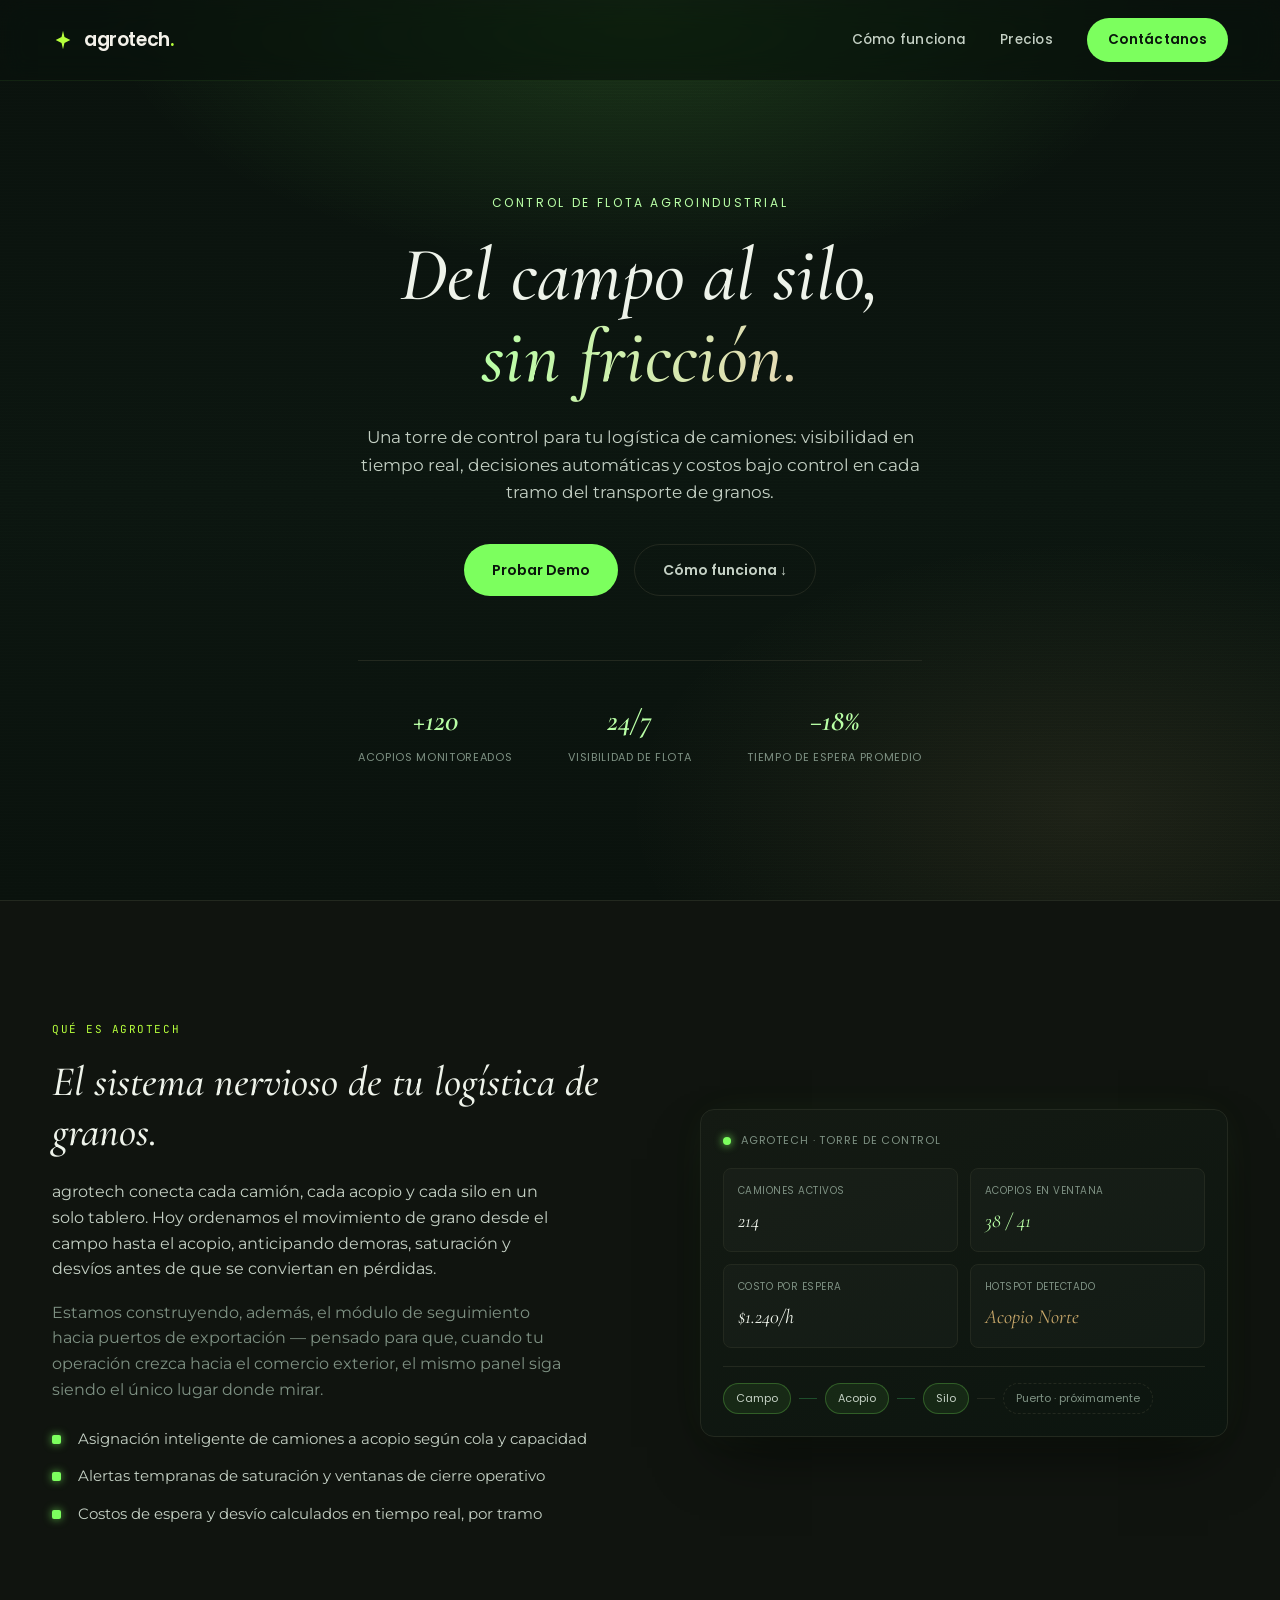
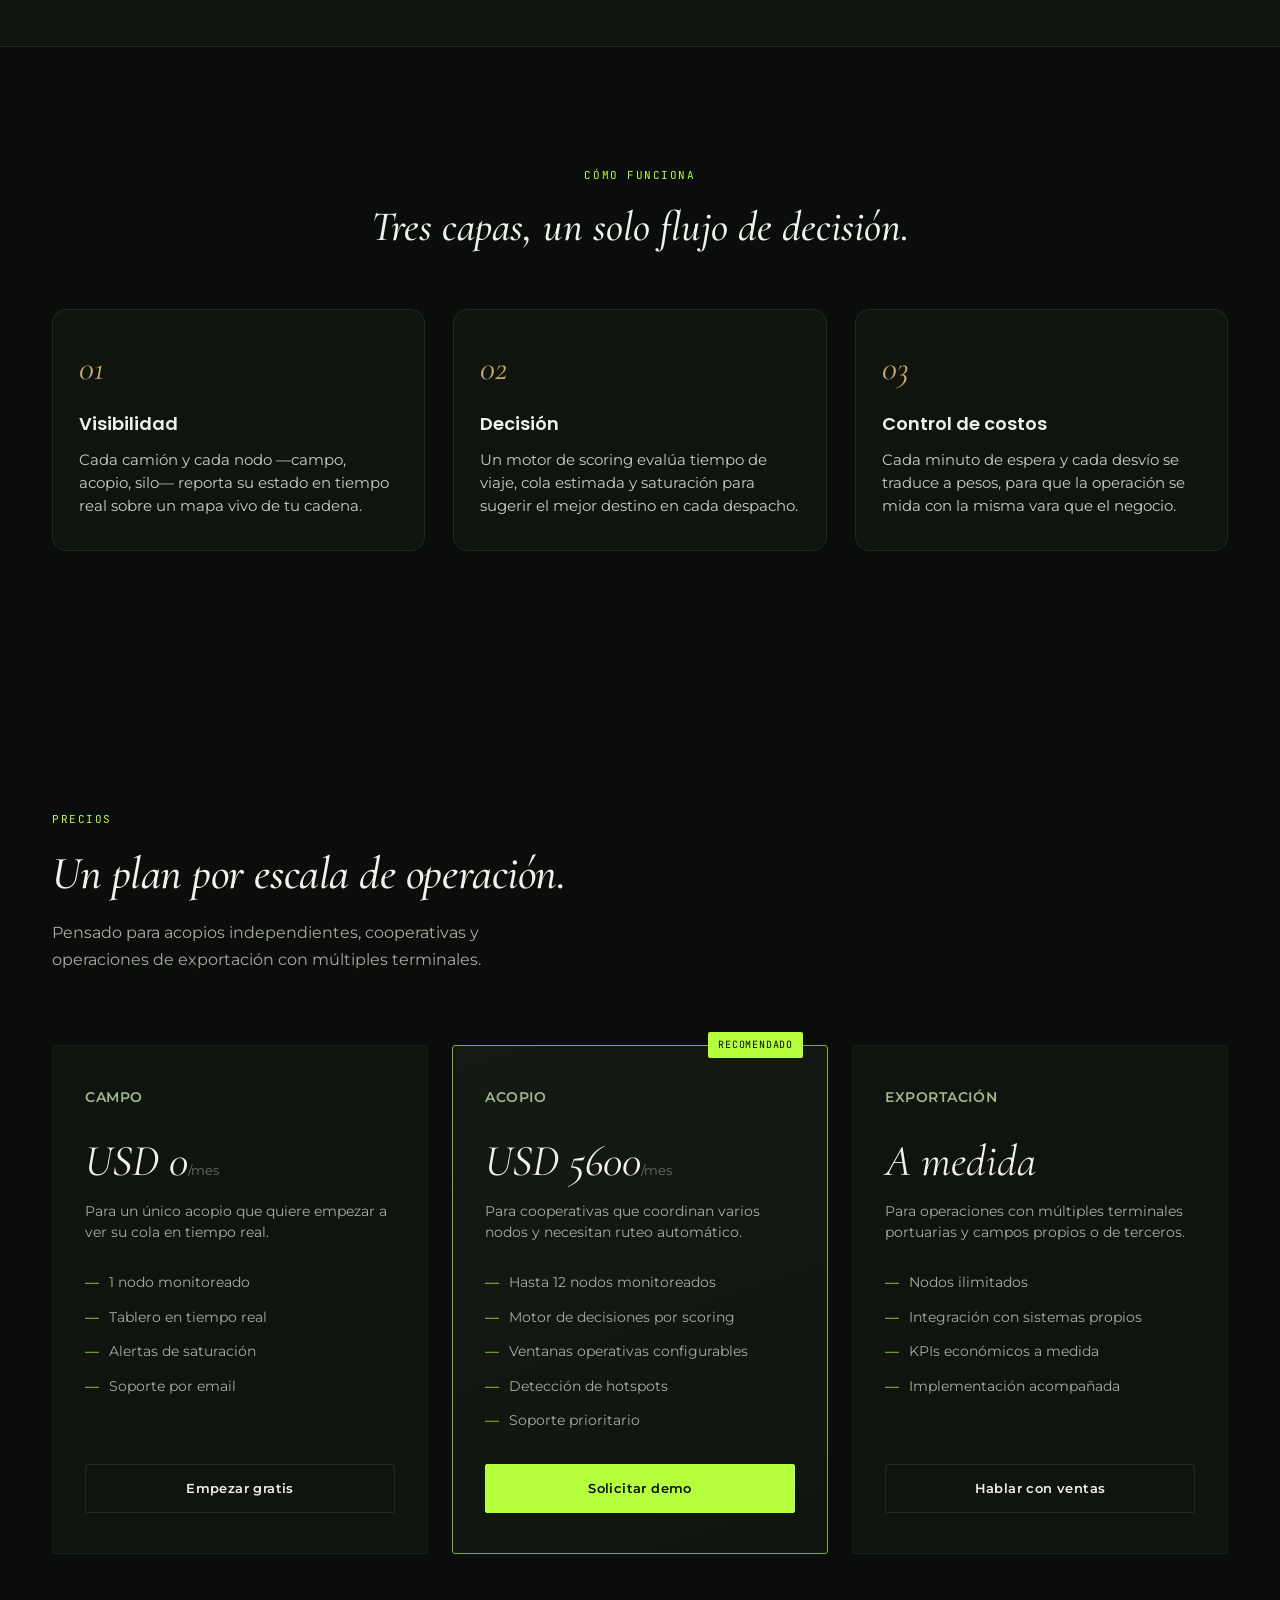
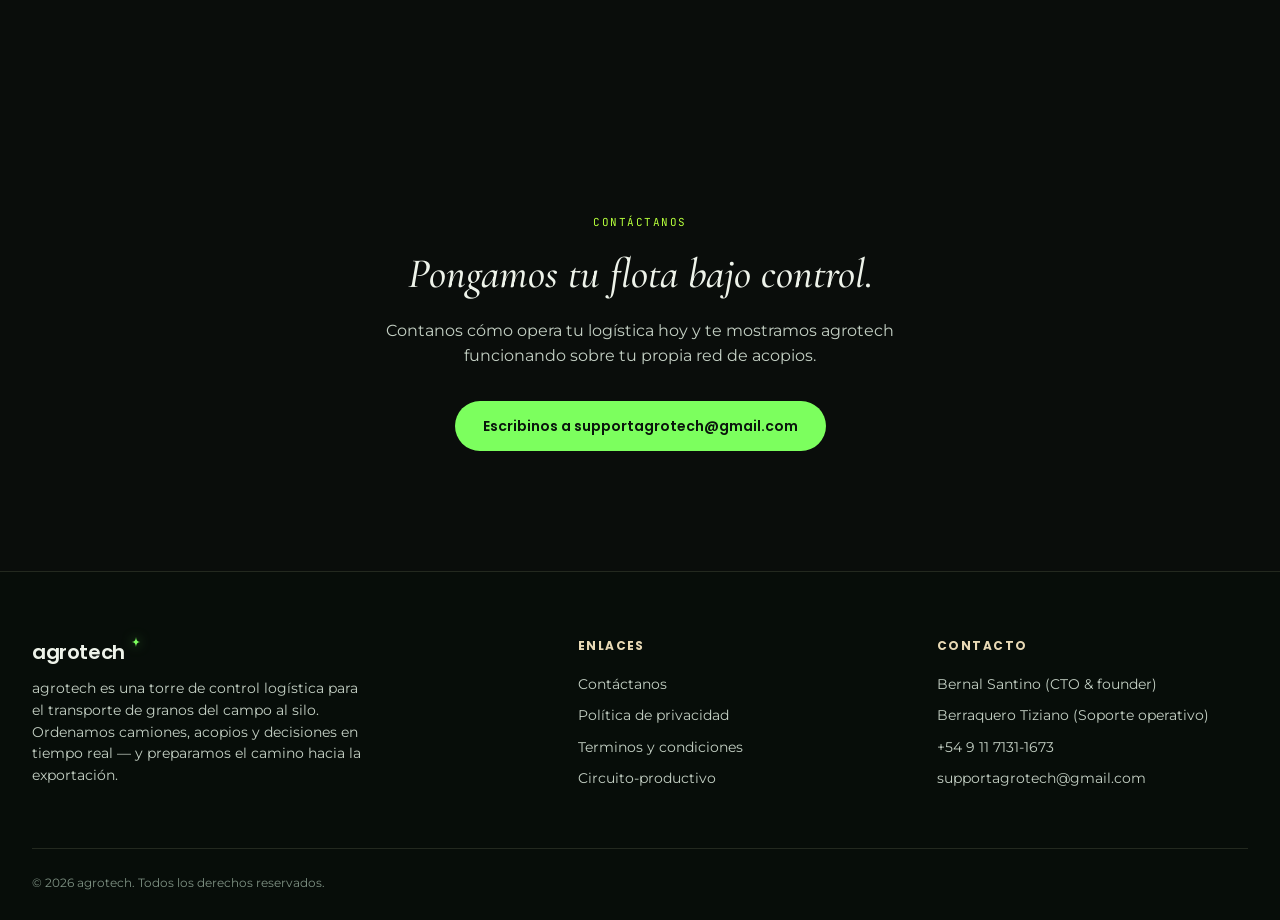
<file: index.html>
<!DOCTYPE html>
<html lang="es">
<head>
<meta charset="UTF-8">
<meta name="viewport" content="width=device-width, initial-scale=1.0">
<title>Agrotech main page</title>
<link rel= "shorcut icon" href = ""
<link rel="preconnect" href="https://fonts.googleapis.com">
<link rel="preconnect" href="https://fonts.gstatic.com" crossorigin>
<link href="https://fonts.googleapis.com/css2?family=Cormorant+Garamond:ital,wght@0,400;0,500;1,400;1,500;1,600&family=Montserrat:wght@300;400;500;600;700&family=Poppins:wght@400;500;600;700&family=JetBrains+Mono:wght@400;500&display=swap" rel="stylesheet">
<link rel="stylesheet" href="styles.css">
</head>
<body class="page-home">

<!-- ============ NAV ============ -->
<header class="nav" id="nav">
  <div class="nav-inner">
    <a href="#" class="brand">
      <span class="brand-mark">
        <svg width="22" height="22" viewBox="0 0 24 24" fill="none">
          <path d="M12 2L13.6 8.6L20 12L13.6 15.4L12 22L10.4 15.4L4 12L10.4 8.6L12 2Z" fill="#b6ff3c"/>
        </svg>
      </span>
      <span class="brand-word">agrotech<span class="spark">.</span></span>
    </a>
    <nav class="nav-links">
      <a href="#como-funciona">Cómo funciona</a>
      <a href="#precios">Precios</a>
      <a href="#contacto" class="nav-cta">Contáctanos</a>
    </nav>
  </div>
</header>

<!-- ============ HERO ============ -->
<section class="hero" id="top">
  <div class="hero-bg"></div>
  <div class="hero-grain"></div>
  <div class="hero-content">
    <p class="hero-eyebrow">Control de flota agroindustrial</p>
    <h1 class="hero-title">Del campo al silo,<br><em>sin fricción.</em></h1>
    <p class="hero-sub">Una torre de control para tu logística de camiones: visibilidad en tiempo real, decisiones automáticas y costos bajo control en cada tramo del transporte de granos.</p>
    <div class="hero-actions">
      <a href="Agrotech Software/index.html" class="btn btn-primary">Probar Demo</a>
      <a href="#como-funciona" class="btn btn-ghost">Cómo funciona ↓</a>
    </div>
    <div class="hero-stats">
      <div class="stat"><span class="stat-num">+120</span><span class="stat-label">acopios monitoreados</span></div>
      <div class="stat"><span class="stat-num">24/7</span><span class="stat-label">visibilidad de flota</span></div>
      <div class="stat"><span class="stat-num">−18%</span><span class="stat-label">tiempo de espera promedio</span></div>
    </div>
  </div>
</section>

<!-- ============ QUÉ ES AGROTECH ============ -->
<section class="section about" id="about">
  <div class="section-inner about-grid">
    <div class="about-copy">
      <p class="section-tag">Qué es agrotech</p>
      <h2 class="section-title">El sistema nervioso de tu logística de granos.</h2>
      <p class="section-text">agrotech conecta cada camión, cada acopio y cada silo en un solo tablero. Hoy ordenamos el movimiento de grano desde el campo hasta el acopio, anticipando demoras, saturación y desvíos antes de que se conviertan en pérdidas.</p>
      <p class="section-text muted">Estamos construyendo, además, el módulo de seguimiento hacia puertos de exportación — pensado para que, cuando tu operación crezca hacia el comercio exterior, el mismo panel siga siendo el único lugar donde mirar.</p>
      <ul class="check-list">
        <li>Asignación inteligente de camiones a acopio según cola y capacidad</li>
        <li>Alertas tempranas de saturación y ventanas de cierre operativo</li>
        <li>Costos de espera y desvío calculados en tiempo real, por tramo</li>
      </ul>
    </div>
    <div class="about-visual">
      <div class="panel-mock">
        <div class="panel-mock-top">
          <span class="dot"></span>
          <span class="panel-mock-title">agrotech · torre de control</span>
        </div>
        <div class="panel-mock-grid">
          <div class="mock-card"><span class="mock-label">Camiones activos</span><span class="mock-value">214</span></div>
          <div class="mock-card"><span class="mock-label">Acopios en ventana</span><span class="mock-value ok">38 / 41</span></div>
          <div class="mock-card"><span class="mock-label">Costo por espera</span><span class="mock-value">$1.240/h</span></div>
          <div class="mock-card"><span class="mock-label">Hotspot detectado</span><span class="mock-value warn">Acopio Norte</span></div>
        </div>
        <div class="mock-route">
          <span class="r-node">Campo</span>
          <span class="r-line"></span>
          <span class="r-node">Acopio</span>
          <span class="r-line"></span>
          <span class="r-node">Silo</span>
          <span class="r-line dim"></span>
          <span class="r-node dim">Puerto · próximamente</span>
        </div>
      </div>
    </div>
  </div>
</section>

<!-- ============ CÓMO FUNCIONA ============ -->
<section class="section how" id="como-funciona">
  <div class="section-inner">
    <p class="section-tag center">Cómo funciona</p>
    <h2 class="section-title center">Tres capas, un solo flujo de decisión.</h2>
    <div class="how-grid">
      <div class="how-card">
        <span class="how-index">01</span>
        <h3>Visibilidad</h3>
        <p>Cada camión y cada nodo —campo, acopio, silo— reporta su estado en tiempo real sobre un mapa vivo de tu cadena.</p>
      </div>
      <div class="how-card">
        <span class="how-index">02</span>
        <h3>Decisión</h3>
        <p>Un motor de scoring evalúa tiempo de viaje, cola estimada y saturación para sugerir el mejor destino en cada despacho.</p>
      </div>
      <div class="how-card">
        <span class="how-index">03</span>
        <h3>Control de costos</h3>
        <p>Cada minuto de espera y cada desvío se traduce a pesos, para que la operación se mida con la misma vara que el negocio.</p>
      </div>
    </div>
  </div>
</section>

<!-- ============ PRECIOS ============ -->
<section class="pricing section-pad" id="precios">
  <div class="wrap">
    <div class="section-head">
      <span class="section-tag">Precios</span>
      <h2>Un plan por escala de operación.</h2>
      <p>Pensado para acopios independientes, cooperativas y operaciones de exportación con múltiples terminales.</p>
    </div>

    <div class="pricing-grid">
      <div class="plan">
        <span class="plan-name">Campo</span>
        <div class="plan-price">USD 0<span>/mes</span></div>
        <p class="plan-desc">Para un único acopio que quiere empezar a ver su cola en tiempo real.</p>
        <ul class="plan-features">
          <li>1 nodo monitoreado</li>
          <li>Tablero en tiempo real</li>
          <li>Alertas de saturación</li>
          <li>Soporte por email</li>
        </ul>
        <a href="#contacto" class="plan-btn">Empezar gratis</a>
      </div>

      <div class="plan featured">
        <span class="plan-name">Acopio</span>
        <div class="plan-price">USD 5600<span>/mes</span></div>
        <p class="plan-desc">Para cooperativas que coordinan varios nodos y necesitan ruteo automático.</p>
        <ul class="plan-features">
          <li>Hasta 12 nodos monitoreados</li>
          <li>Motor de decisiones por scoring</li>
          <li>Ventanas operativas configurables</li>
          <li>Detección de hotspots</li>
          <li>Soporte prioritario</li>
        </ul>
        <a href="#contacto" class="plan-btn">Solicitar demo</a>
      </div>

      <div class="plan">
        <span class="plan-name">Exportación</span>
        <div class="plan-price">A medida</div>
        <p class="plan-desc">Para operaciones con múltiples terminales portuarias y campos propios o de terceros.</p>
        <ul class="plan-features">
          <li>Nodos ilimitados</li>
          <li>Integración con sistemas propios</li>
          <li>KPIs económicos a medida</li>
          <li>Implementación acompañada</li>
        </ul>
        <a href="#contacto" class="plan-btn">Hablar con ventas</a>
      </div>
    </div>
  </div>
</section>

<!-- ============ CONTACTO ============ -->
<section class="section contact" id="contacto">
  <div class="section-inner contact-inner">
    <p class="section-tag">Contáctanos</p>
    <h2 class="section-title">Pongamos tu flota bajo control.</h2>
    <p class="section-text">Contanos cómo opera tu logística hoy y te mostramos agrotech funcionando sobre tu propia red de acopios.</p>
    <a href="mailto:supportagrotech@gmail.com" class="btn btn-primary">Escribinos a supportagrotech@gmail.com</a>
  </div>
</section>

<!-- ============ FOOTER ============ -->
<footer class="footer">
  <div class="footer-inner">
    <div class="footer-col footer-about">
      <a href="#top" class="logo footer-logo">
        <span class="logo-text">agrotech</span>
        <svg class="logo-spark" viewBox="0 0 24 24" width="14" height="14" aria-hidden="true">
          <path d="M12 0 C12.6 5.2 13.8 7.6 19 8.5 C13.8 9.4 12.6 11.8 12 17 C11.4 11.8 10.2 9.4 5 8.5 C10.2 7.6 11.4 5.2 12 0 Z"/>
        </svg>
      </a>
      <p class="footer-about-text">agrotech es una torre de control logística para el transporte de granos del campo al silo. Ordenamos camiones, acopios y decisiones en tiempo real — y preparamos el camino hacia la exportación.</p>
    </div>

    <div class="footer-col">
      <h4>Enlaces</h4>
      <a href="#contacto">Contáctanos</a>
      <a href="Legales/privacidad.html">Política de privacidad</a>
      <a href="Legales/terminos-condiciones.html">Terminos y condiciones</a>
      <a href="Legales/circuito-productivo/index.html">Circuito-productivo</a>
    </div>

    <div class="footer-col">
      <h4>Contacto</h4>
      <p>Bernal Santino (CTO & founder)</p>
      <p>Berraquero Tiziano (Soporte operativo)</p>
      <p>+54 9 11 7131-1673</p>
      <p>supportagrotech@gmail.com</p>
    </div>
  </div>
  <div class="footer-bottom">
    <span>© 2026 agrotech. Todos los derechos reservados.</span>
  </div>
</footer>

</body>
</html>
</file>
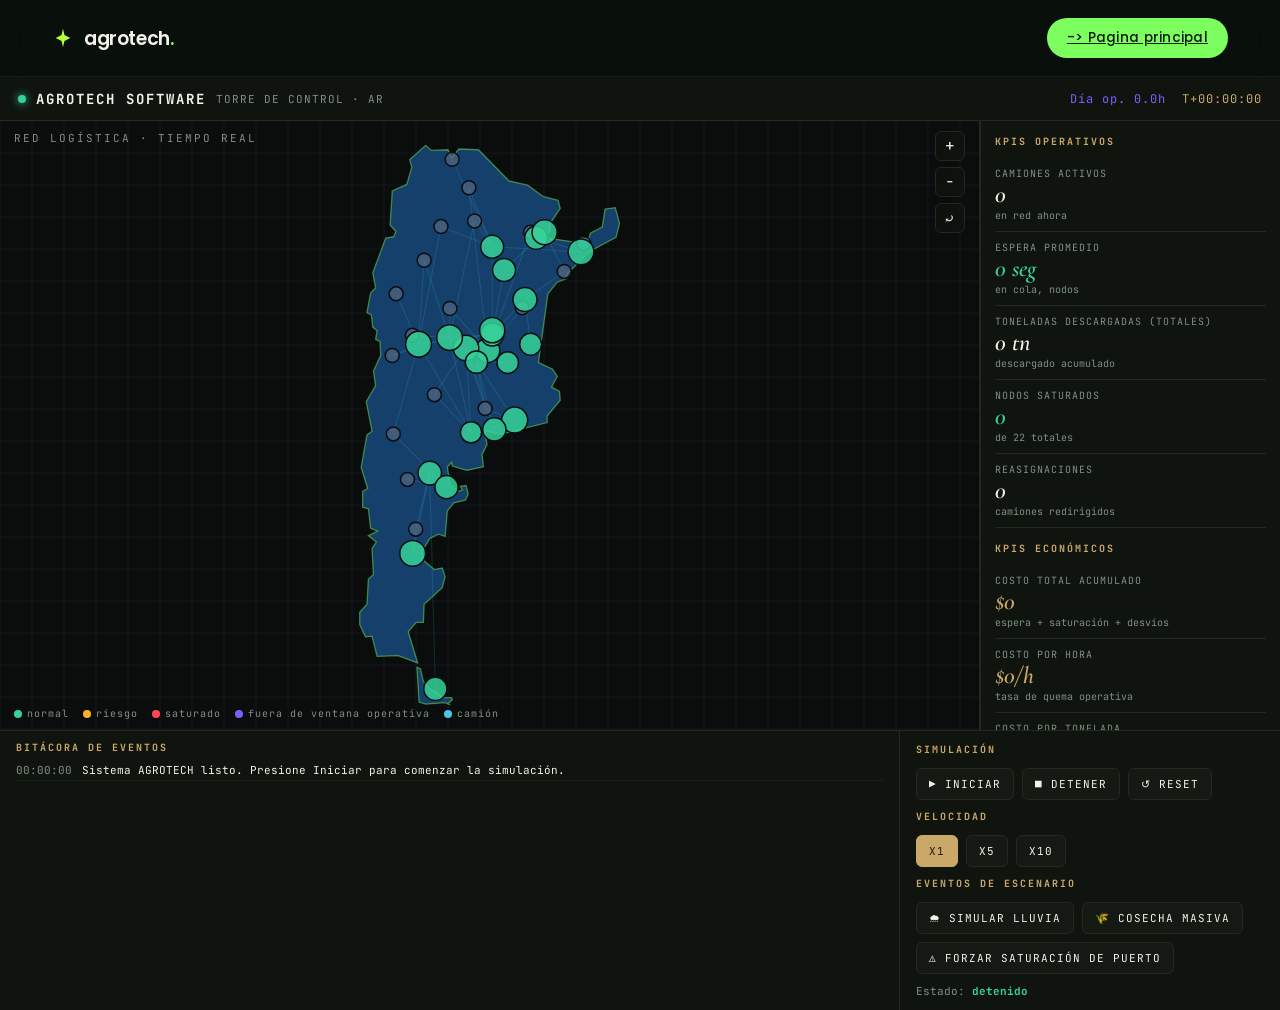
<file: Agrotech Software/index.html>
<!DOCTYPE html>
<html lang="es">
<head>
<meta charset="UTF-8">
<title>AGROTECH</title>
<link rel="preconnect" href="https://fonts.googleapis.com">
<link rel="preconnect" href="https://fonts.gstatic.com" crossorigin>
<link href="https://fonts.googleapis.com/css2?family=Cormorant+Garamond:ital,wght@0,400;0,500;1,400;1,500;1,600&family=Montserrat:wght@300;400;500;600;700&family=Poppins:wght@400;500;600;700&family=JetBrains+Mono:wght@400;500&display=swap" rel="stylesheet">
<link rel="stylesheet" href="src/styles.css">
</head>
<body>

<!-- ============ NAV (idéntico a Landing Page) ============ -->
<header class="nav" id="nav">
  <div class="nav-inner">
    <div class="brand">
      <span class="brand-mark">
        <svg width="22" height="22" viewBox="0 0 24 24" fill="none">
          <path d="M12 2L13.6 8.6L20 12L13.6 15.4L12 22L10.4 15.4L4 12L10.4 8.6L12 2Z" fill="#b6ff3c"/>
        </svg>
      </span>
      <span class="brand-word">agrotech<span class="spark">.</span></span>
    </div>
    <nav class="nav-links">
      <a href="https://wberni.github.io/Agrotech-Landing-page/" class="nav-cta">-> Pagina principal</a>
    </nav>
  </div>
</header>

<div id="app">

  <div id="topbar">
    <div id="brand">
      <span class="dot"></span>
      <b>AGROTECH SOFTWARE</b>
      <span>TORRE DE CONTROL · AR</span>
    </div>
    <div id="clocks">
      <div id="opClock">Día op. 0.0h</div>
      <div id="clock">T+00:00:00</div>
    </div>
  </div>

  <div id="mapWrap">
    <canvas id="mapCanvas"></canvas>
    <div id="mapLabel">Red logística · tiempo real</div>
    <div id="nodeTooltip" class="node-tooltip hidden"></div>
    <div id="zoomControls">
      <button id="zoomIn" title="Acercar">+</button>
      <button id="zoomOut" title="Alejar">−</button>
      <button id="zoomReset" title="Restablecer vista">⤾</button>
    </div>
    <div id="legend">
      <span><i class="sw" style="background:#36d399"></i>normal</span>
      <span><i class="sw" style="background:#ffb020"></i>riesgo</span>
      <span><i class="sw" style="background:#ff4757"></i>saturado</span>
      <span><i class="sw" style="background:#7a5fff"></i>fuera de ventana operativa</span>
      <span><i class="sw" style="background:#46c6e8"></i>camión</span>
    </div>
  </div>

  <div id="kpiPanel">
    <h2>KPIs Operativos</h2>
    <div class="kpi"><span class="label">Camiones activos</span><span class="value" id="kpiTrucks">0</span><span class="sub">en red ahora</span></div>
    <div class="kpi"><span class="label">Espera promedio</span><span class="value" id="kpiWait">0 min</span><span class="sub">en cola, nodos</span></div>
    <div class="kpi"><span class="label">Toneladas descargadas (totales)</span><span class="value" id="kpiThroughput">0 tn</span><span class="sub">descargado acumulado</span></div>
    <div class="kpi"><span class="label">Nodos saturados</span><span class="value" id="kpiSat">0</span><span class="sub">de <span id="kpiTotalNodes">0</span> totales</span></div>
    <div class="kpi"><span class="label">Reasignaciones</span><span class="value" id="kpiReassign">0</span><span class="sub">camiones redirigidos</span></div>

    <h2>KPIs Económicos</h2>
    <div class="kpi econ"><span class="label">Costo total acumulado</span><span class="value" id="kpiTotalCost">$0</span><span class="sub">espera + saturación + desvíos</span></div>
    <div class="kpi econ"><span class="label">Costo por hora</span><span class="value" id="kpiCostHour">$0/h</span><span class="sub">tasa de quema operativa</span></div>
    <div class="kpi econ"><span class="label">Costo por tonelada</span><span class="value" id="kpiCostTon">$0/tn</span><span class="sub">eficiencia económica de la red</span></div>
    <div class="kpi econ"><span class="label">Pérdida por congestión</span><span class="value" id="kpiCongestionRate">$0/min</span><span class="sub">tasa instantánea, por camión afectado</span></div>


    <div id="nodesTable">
      <h2>Estado de Nodos</h2>
      <div id="nodesList"></div>
    </div>
  </div>

  <div id="bottom">
    <div id="events">
      <h2>Bitácora de Eventos</h2>
      <div id="eventsList"></div>
    </div>
    <div id="controls">
      <h2>Simulación</h2>
      <div class="row">
        <button id="btnStart">▶ Iniciar</button>
        <button id="btnStop">■ Detener</button>
        <button id="btnReset">↺ Reset</button>
      </div>
      <h2>Velocidad</h2>
      <div class="row">
        <button class="speed active" data-speed="1">x1</button>
        <button class="speed" data-speed="5">x5</button>
        <button class="speed" data-speed="10">x10</button>
      </div>
      <h2>Eventos de Escenario</h2>
      <div class="row">
        <button id="btnRain" class="danger">🌧 Simular lluvia</button>
        <button id="btnHarvest" class="danger">🌾 Cosecha masiva</button>
        <button id="btnSaturate" class="danger">⚠ Forzar saturación de puerto</button>
      </div>
      <div id="status">Estado: <b id="statusText">detenido</b></div>
    </div>
  </div>

</div>

<script type="module" src="src/main.js"></script>
</body>
</html>
</file>
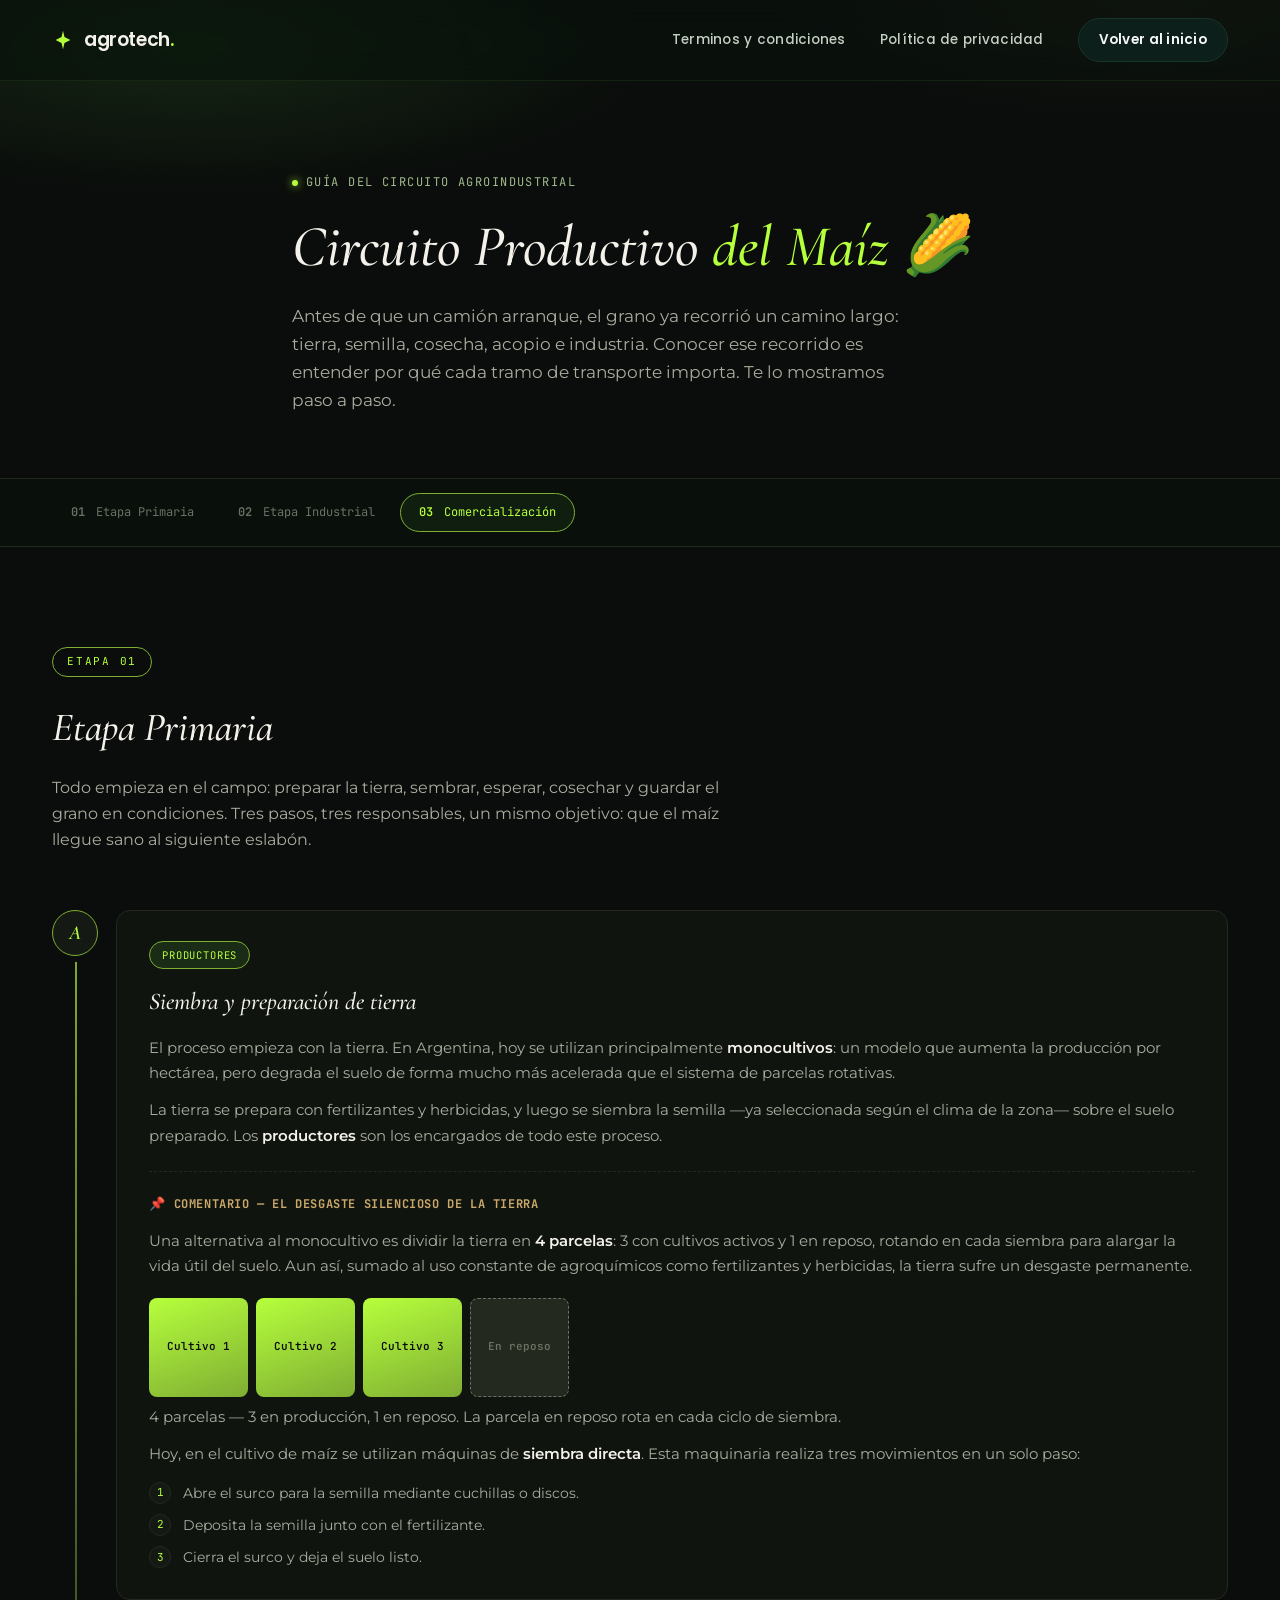
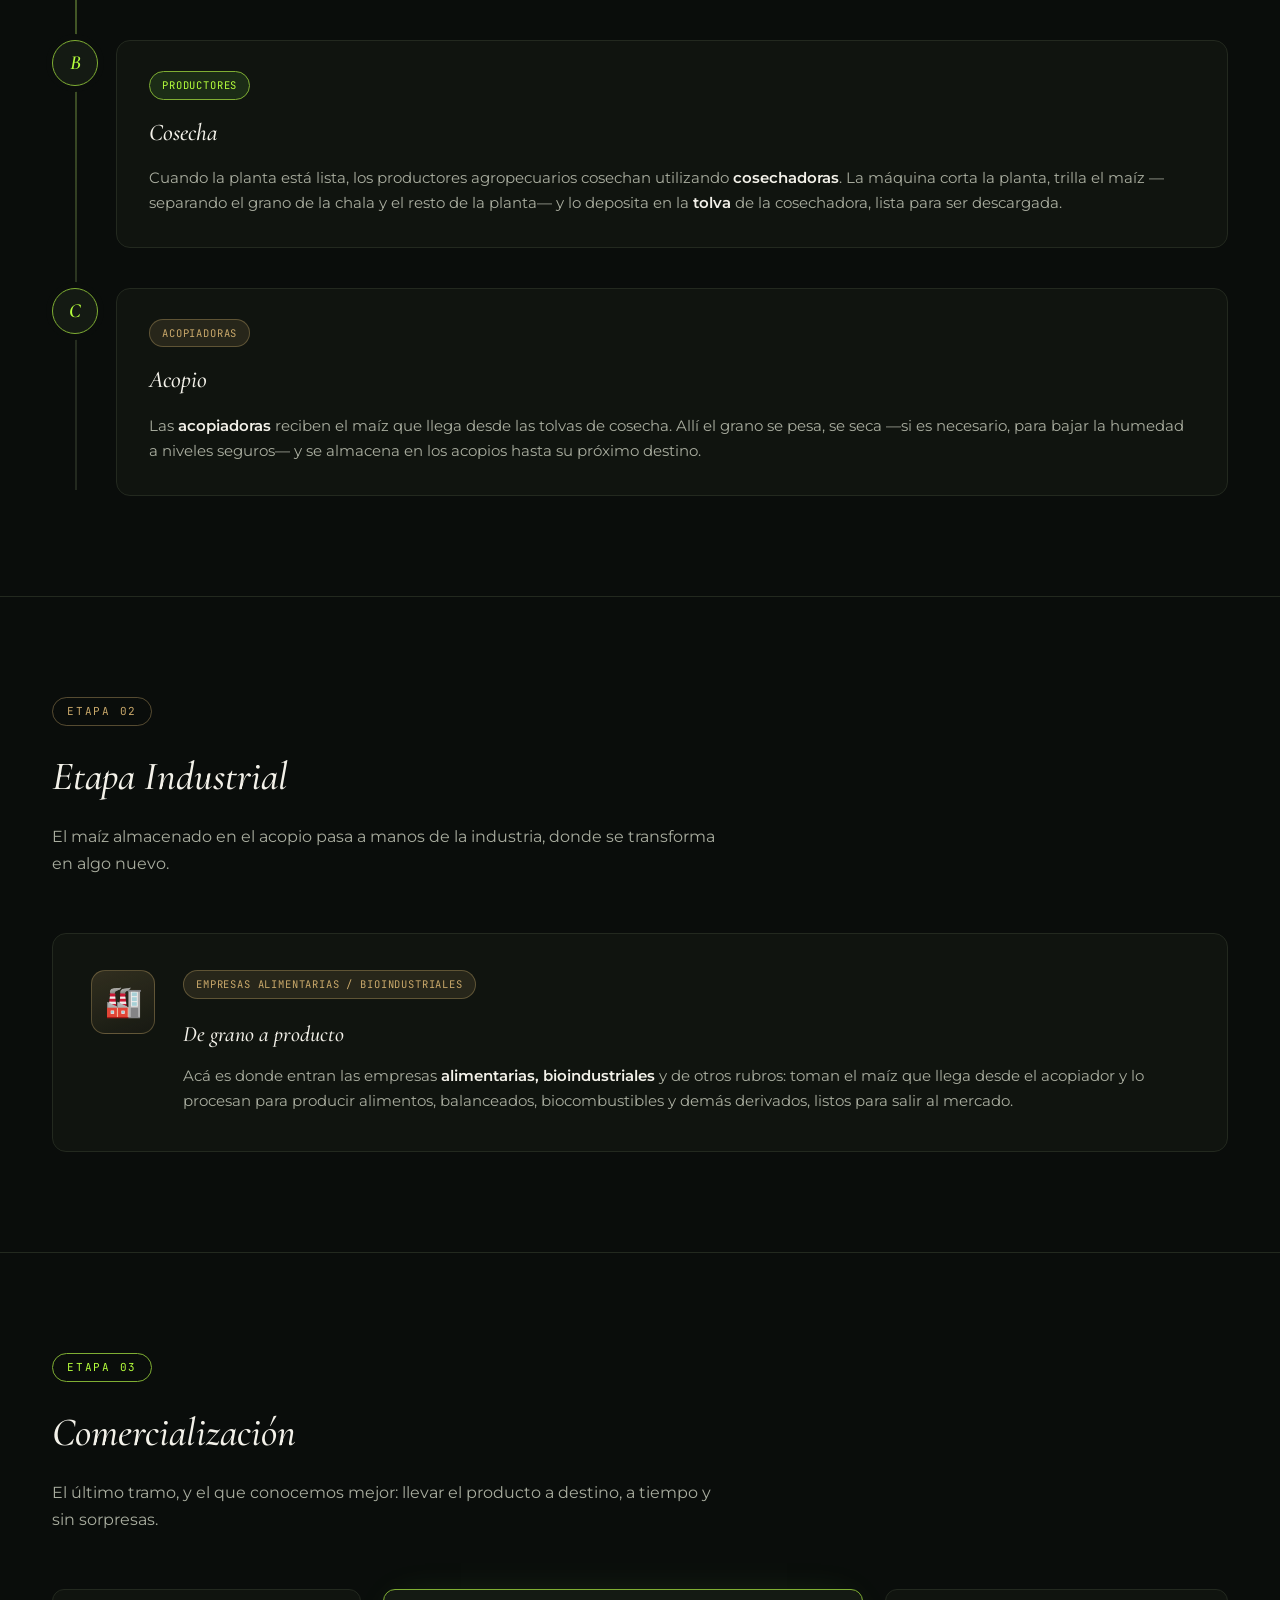
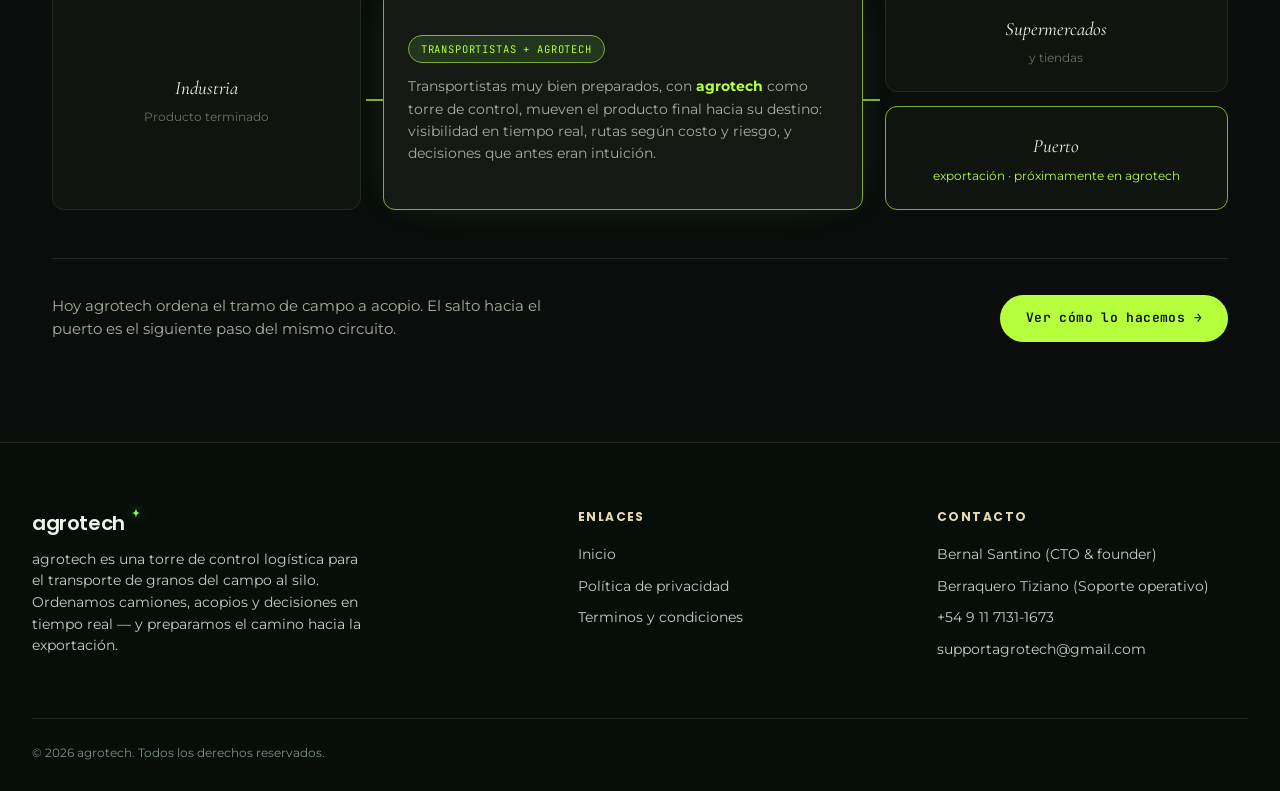
<file: Legales/circuito-productivo/index.html>
<!DOCTYPE html>
<html lang="es">
<head>
<meta charset="UTF-8">
<meta name="viewport" content="width=device-width, initial-scale=1.0">
<title>Circuito Productivo del Maíz — agrotech</title>
<meta name="description" content="Recorré el circuito productivo del maíz: desde la siembra y la tierra, hasta la cosecha, el acopio, la industria y el transporte hacia destino.">
<link rel="preconnect" href="https://fonts.googleapis.com">
<link rel="preconnect" href="https://fonts.gstatic.com" crossorigin>
<link href="https://fonts.googleapis.com/css2?family=Cormorant+Garamond:ital,wght@1,400;1,500;1,600&family=Montserrat:wght@300;400;500;600;700&family=Poppins:wght@400;500;600;700&family=JetBrains+Mono:wght@400;500&display=swap" rel="stylesheet">
<link rel="stylesheet" href="../../styles.css">
<link rel="stylesheet" href="circuito.css">
</head>
<body>

<div class="grain-field"></div>
<div class="grid-overlay"></div>

<!-- ============ NAV ============ -->
<header class="nav" id="nav">
  <div class="nav-inner">
    <a href="../index.html" class="brand">
      <span class="brand-mark">
        <svg width="22" height="22" viewBox="0 0 24 24" fill="none">
          <path d="M12 2L13.6 8.6L20 12L13.6 15.4L12 22L10.4 15.4L4 12L10.4 8.6L12 2Z" fill="#b6ff3c"/>
        </svg>
      </span>
      <span class="brand-word">agrotech<span class="spark">.</span></span>
    </a>
    <nav class="nav-links">
      <a href="../terminos-condiciones.html">Terminos y condiciones</a>
      <a href="../privacidad.html">Política de privacidad</a>
      <a href="../../index.html" class="nav-cta">Volver al inicio</a>
    </nav>
  </div>
</header>

<!-- ============ HERO DE LA SECCIÓN ============ -->
<header class="circuit-hero">
  <div class="wrap circuit-hero-inner">
    <div class="eyebrow"><span class="dot"></span> Guía del circuito agroindustrial</div>
    <h1>Circuito Productivo <span class="corn">del Maíz</span> <span class="emoji">🌽</span></h1>
    <p class="lede">Antes de que un camión arranque, el grano ya recorrió un camino largo: tierra, semilla, cosecha, acopio e industria. Conocer ese recorrido es entender por qué cada tramo de transporte importa. Te lo mostramos paso a paso.</p>
  </div>
</header>

<!-- ============ STEPPER STICKY ============ -->
<nav class="stage-stepper" id="stageStepper">
  <div class="wrap stage-stepper-inner">
    <a href="#etapa-1" class="stepper-item" data-stage="1">
      <span class="stepper-num">01</span><span class="stepper-label">Etapa Primaria</span>
    </a>
    <a href="#etapa-2" class="stepper-item" data-stage="2">
      <span class="stepper-num">02</span><span class="stepper-label">Etapa Industrial</span>
    </a>
    <a href="#etapa-3" class="stepper-item" data-stage="3">
      <span class="stepper-num">03</span><span class="stepper-label">Comercialización</span>
    </a>
  </div>
</nav>

<main>

<!-- ============ ETAPA 1 — PRIMARIA ============ -->
<section class="stage stage-primaria" id="etapa-1">
  <div class="wrap">
    <div class="stage-head">
      <span class="stage-chip">Etapa 01</span>
      <h2>Etapa Primaria</h2>
      <p class="stage-summary">Todo empieza en el campo: preparar la tierra, sembrar, esperar, cosechar y guardar el grano en condiciones. Tres pasos, tres responsables, un mismo objetivo: que el maíz llegue sano al siguiente eslabón.</p>
    </div>

    <div class="steps-timeline">

      <!-- Paso A -->
      <article class="step">
        <div class="step-node">A</div>
        <div class="step-card">
          <span class="step-tag tag-productores">Productores</span>
          <h3>Siembra y preparación de tierra</h3>
          <p>El proceso empieza con la tierra. En Argentina, hoy se utilizan principalmente <strong>monocultivos</strong>: un modelo que aumenta la producción por hectárea, pero degrada el suelo de forma mucho más acelerada que el sistema de parcelas rotativas.</p>
          <p>La tierra se prepara con fertilizantes y herbicidas, y luego se siembra la semilla —ya seleccionada según el clima de la zona— sobre el suelo preparado. Los <strong>productores</strong> son los encargados de todo este proceso.</p>

          <div class="step-detail">
            <h4><span class="pin">📌</span> Comentario — el desgaste silencioso de la tierra</h4>
            <p>Una alternativa al monocultivo es dividir la tierra en <strong>4 parcelas</strong>: 3 con cultivos activos y 1 en reposo, rotando en cada siembra para alargar la vida útil del suelo. Aun así, sumado al uso constante de agroquímicos como fertilizantes y herbicidas, la tierra sufre un desgaste permanente.</p>

            <div class="parcel-diagram" aria-hidden="true">
              <div class="parcel active">Cultivo 1</div>
              <div class="parcel active">Cultivo 2</div>
              <div class="parcel active">Cultivo 3</div>
              <div class="parcel rest">En reposo</div>
            </div>
            <p class="parcel-caption">4 parcelas — 3 en producción, 1 en reposo. La parcela en reposo rota en cada ciclo de siembra.</p>

            <p>Hoy, en el cultivo de maíz se utilizan máquinas de <strong>siembra directa</strong>. Esta maquinaria realiza tres movimientos en un solo paso:</p>
            <ol class="mini-process">
              <li><span class="mp-num">1</span>Abre el surco para la semilla mediante cuchillas o discos.</li>
              <li><span class="mp-num">2</span>Deposita la semilla junto con el fertilizante.</li>
              <li><span class="mp-num">3</span>Cierra el surco y deja el suelo listo.</li>
            </ol>
          </div>
        </div>
      </article>

      <!-- Paso B -->
      <article class="step">
        <div class="step-node">B</div>
        <div class="step-card">
          <span class="step-tag tag-productores">Productores</span>
          <h3>Cosecha</h3>
          <p>Cuando la planta está lista, los productores agropecuarios cosechan utilizando <strong>cosechadoras</strong>. La máquina corta la planta, trilla el maíz —separando el grano de la chala y el resto de la planta— y lo deposita en la <strong>tolva</strong> de la cosechadora, lista para ser descargada.</p>
        </div>
      </article>

      <!-- Paso C -->
      <article class="step">
        <div class="step-node">C</div>
        <div class="step-card">
          <span class="step-tag tag-acopio">Acopiadoras</span>
          <h3>Acopio</h3>
          <p>Las <strong>acopiadoras</strong> reciben el maíz que llega desde las tolvas de cosecha. Allí el grano se pesa, se seca —si es necesario, para bajar la humedad a niveles seguros— y se almacena en los acopios hasta su próximo destino.</p>
        </div>
      </article>

    </div>
  </div>
</section>

<!-- ============ ETAPA 2 — INDUSTRIAL ============ -->
<section class="stage stage-industrial" id="etapa-2">
  <div class="wrap">
    <div class="stage-head">
      <span class="stage-chip chip-gold">Etapa 02</span>
      <h2>Etapa Industrial</h2>
      <p class="stage-summary">El maíz almacenado en el acopio pasa a manos de la industria, donde se transforma en algo nuevo.</p>
    </div>

    <div class="industrial-block">
      <div class="industrial-icon">🏭</div>
      <div>
        <span class="step-tag tag-industria">Empresas alimentarias / bioindustriales</span>
        <h3>De grano a producto</h3>
        <p>Acá es donde entran las empresas <strong>alimentarias, bioindustriales</strong> y de otros rubros: toman el maíz que llega desde el acopiador y lo procesan para producir alimentos, balanceados, biocombustibles y demás derivados, listos para salir al mercado.</p>
      </div>
    </div>
  </div>
</section>

<!-- ============ ETAPA 3 — COMERCIALIZACIÓN ============ -->
<section class="stage stage-comercial" id="etapa-3">
  <div class="wrap">
    <div class="stage-head">
      <span class="stage-chip chip-accent">Etapa 03</span>
      <h2>Comercialización</h2>
      <p class="stage-summary">El último tramo, y el que conocemos mejor: llevar el producto a destino, a tiempo y sin sorpresas.</p>
    </div>

    <div class="commercial-flow">
      <div class="flow-node origin">
        <span class="flow-label">Industria</span>
        <span class="flow-sub">Producto terminado</span>
      </div>
      <div class="flow-arrow">
        <div class="flow-truck">
          <span class="step-tag tag-agrotech">Transportistas + agrotech</span>
          <p>Transportistas muy bien preparados, con <strong>agrotech</strong> como torre de control, mueven el producto final hacia su destino: visibilidad en tiempo real, rutas según costo y riesgo, y decisiones que antes eran intuición.</p>
        </div>
      </div>
      <div class="flow-destinations">
        <div class="flow-node dest">
          <span class="flow-label">Supermercados</span>
          <span class="flow-sub">y tiendas</span>
        </div>
        <div class="flow-node dest dest-port">
          <span class="flow-label">Puerto</span>
          <span class="flow-sub">exportación · próximamente en agrotech</span>
        </div>
      </div>
    </div>

    <div class="circuit-cta">
      <p>Hoy agrotech ordena el tramo de campo a acopio. El salto hacia el puerto es el siguiente paso del mismo circuito.</p>
      <a href="../index.html#precios" class="btn-circuit">Ver cómo lo hacemos →</a>
    </div>
  </div>
</section>

</main>

<!-- ============ FOOTER ============ -->
<footer class="footer">
  <div class="footer-inner">
    <div class="footer-col footer-about">
      <a href="../index.html" class="logo footer-logo">
        <span class="logo-text">agrotech</span>
        <svg class="logo-spark" viewBox="0 0 24 24" width="14" height="14" aria-hidden="true">
          <path d="M12 0 C12.6 5.2 13.8 7.6 19 8.5 C13.8 9.4 12.6 11.8 12 17 C11.4 11.8 10.2 9.4 5 8.5 C10.2 7.6 11.4 5.2 12 0 Z"/>
        </svg>
      </a>
      <p class="footer-about-text">agrotech es una torre de control logística para el transporte de granos del campo al silo. Ordenamos camiones, acopios y decisiones en tiempo real — y preparamos el camino hacia la exportación.</p>
    </div>

    <div class="footer-col">
      <h4>Enlaces</h4>
      <a href="../../index.html">Inicio</a>
      <a href="../Legales/privacidad.html">Política de privacidad</a>
      <a href="../Legales/terminos-condiciones.html">Terminos y condiciones</a>
    </div>

    <div class="footer-col">
      <h4>Contacto</h4>
      <p>Bernal Santino (CTO & founder)</p>
      <p>Berraquero Tiziano (Soporte operativo)</p>
      <p>+54 9 11 7131-1673</p>
      <p>supportagrotech@gmail.com</p>
    </div>
  </div>
  <div class="footer-bottom">
    <span>© 2026 agrotech. Todos los derechos reservados.</span>
  </div>
</footer>

<script>
  // resalta el paso del stepper correspondiente a la sección visible
  const stages = document.querySelectorAll('.stage');
  const stepperItems = document.querySelectorAll('.stepper-item');
  const obs = new IntersectionObserver((entries)=>{
    entries.forEach(entry=>{
      if(entry.isIntersecting){
        const id = entry.target.id;
        stepperItems.forEach(it=>it.classList.toggle('current', it.getAttribute('href')==='#'+id));
      }
    });
  }, {rootMargin:'-40% 0px -50% 0px'});
  stages.forEach(s=>obs.observe(s));
</script>

</body>
</html>
</file>
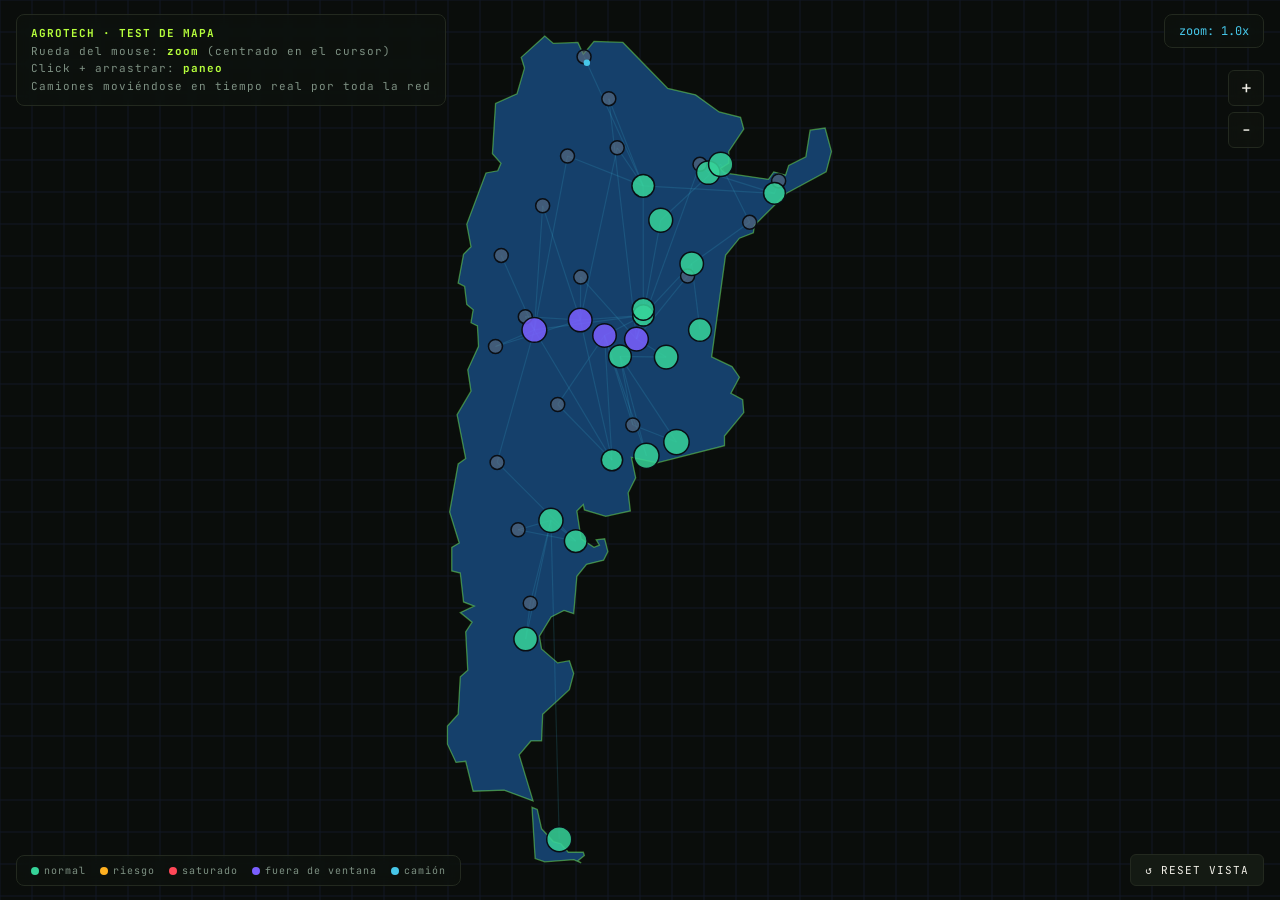
<file: Agrotech Software/test.html>
<!DOCTYPE html>
<html lang="es">
<head>
<meta charset="UTF-8">
<title>AGROTECH — Test de mapa (zoom)</title>
<link href="https://fonts.googleapis.com/css2?family=JetBrains+Mono:wght@400;500&display=swap" rel="stylesheet">
<style>
  *{box-sizing:border-box;margin:0;padding:0;}
  html,body{background:#0a0d0b;color:#f3f1e9;font-family:'JetBrains Mono',monospace;height:100%;overflow:hidden;}
  #wrap{position:relative;width:100vw;height:100vh;}
  #mapCanvas{display:block;width:100%;height:100%;cursor:grab;}
  #mapCanvas:active{cursor:grabbing;}
  #hud{
    position:absolute;top:14px;left:16px;font-size:11px;letter-spacing:1px;
    color:#7e9183;line-height:1.6;background:rgba(16,20,15,0.55);
    border:1px solid #23291f;border-radius:8px;padding:10px 14px;backdrop-filter:blur(6px);
  }
  #hud b{color:#b6ff3c;}
  #zoomBadge{
    position:absolute;top:14px;right:16px;font-size:12px;color:#46c6e8;
    background:rgba(16,20,15,0.55);border:1px solid #23291f;border-radius:8px;
    padding:8px 14px;backdrop-filter:blur(6px);
  }
  #resetBtn{
    position:absolute;bottom:14px;right:16px;font-family:inherit;font-size:11px;
    letter-spacing:1px;text-transform:uppercase;background:#141a13;color:#f3f1e9;
    border:1px solid #23291f;border-radius:6px;padding:8px 14px;cursor:pointer;
  }
  #resetBtn:hover{border-color:#7CFF5E;color:#7CFF5E;}
  #zoomControls{
    position:absolute;top:70px;right:16px;display:flex;flex-direction:column;gap:6px;
  }
  #zoomControls button{
    width:36px;height:36px;font-family:inherit;font-size:18px;line-height:1;
    background:rgba(16,20,15,0.7);color:#f3f1e9;border:1px solid #23291f;border-radius:6px;
    cursor:pointer;backdrop-filter:blur(6px);
  }
  #zoomControls button:hover{border-color:#7CFF5E;color:#7CFF5E;}
  #legend{
    position:absolute;bottom:14px;left:16px;font-size:10px;color:#7e9183;
    display:flex;gap:14px;letter-spacing:1px;background:rgba(16,20,15,0.55);
    border:1px solid #23291f;border-radius:8px;padding:8px 14px;backdrop-filter:blur(6px);
  }
  #legend span{display:flex;align-items:center;gap:5px;}
  .sw{width:8px;height:8px;border-radius:50%;display:inline-block;}
</style>
</head>
<body>
<div id="wrap">
  <canvas id="mapCanvas"></canvas>
  <div id="hud">
    <b>AGROTECH · TEST DE MAPA</b><br>
    Rueda del mouse: <b>zoom</b> (centrado en el cursor)<br>
    Click + arrastrar: <b>paneo</b><br>
    Camiones moviéndose en tiempo real por toda la red
  </div>
  <div id="zoomBadge">zoom: <span id="zoomVal">1.0x</span></div>
  <div id="zoomControls">
    <button id="zoomIn" title="Acercar">+</button>
    <button id="zoomOut" title="Alejar">−</button>
  </div>
  <div id="legend">
    <span><i class="sw" style="background:#36d399"></i>normal</span>
    <span><i class="sw" style="background:#ffb020"></i>riesgo</span>
    <span><i class="sw" style="background:#ff4757"></i>saturado</span>
    <span><i class="sw" style="background:#7a5fff"></i>fuera de ventana</span>
    <span><i class="sw" style="background:#46c6e8"></i>camión</span>
  </div>
  <button id="resetBtn">↺ Reset vista</button>
</div>

<script type="module">
  import { SimulationEngine } from './src/engine/SimulationEngine.js';
  import { findHotspots } from './src/engine/DecisionEngine.js';
  import { MapRenderer } from './src/ui/render.js';

  const canvas = document.getElementById('mapCanvas');
  const engine = new SimulationEngine(() => {}); // sin bitácora visual en este test
  const renderer = new MapRenderer(canvas);

  // arranca la simulación automáticamente para ver los camiones moverse
  engine.running = true;
  engine.speed = 3;

  let lastTick = performance.now();
  function frame(now) {
    const dtMs = now - lastTick;
    lastTick = now;
    engine.tick(dtMs);
    const hotspots = findHotspots(engine.nodes, 2);
    renderer.render(engine, hotspots);
    document.getElementById('zoomVal').textContent = renderer.zoom.toFixed(1) + 'x';
    requestAnimationFrame(frame);
  }
  requestAnimationFrame(frame);

  // -------------------- Zoom con la ruedita del mouse --------------------
  canvas.addEventListener('wheel', (e) => {
    e.preventDefault();
    const rect = canvas.getBoundingClientRect();
    const cx = e.clientX - rect.left;
    const cy = e.clientY - rect.top;
    const factor = e.deltaY < 0 ? 1.12 : 1 / 1.12;
    renderer.zoomAt(factor, cx, cy);
  }, { passive: false });

  // -------------------- Paneo con click + arrastrar --------------------
  let dragging = false, lastX = 0, lastY = 0;
  canvas.addEventListener('mousedown', (e) => {
    dragging = true; lastX = e.clientX; lastY = e.clientY;
  });
  window.addEventListener('mousemove', (e) => {
    if (!dragging) return;
    const dx = e.clientX - lastX, dy = e.clientY - lastY;
    lastX = e.clientX; lastY = e.clientY;
    renderer.panBy(dx, dy);
  });
  window.addEventListener('mouseup', () => { dragging = false; });

  // soporte táctil básico (pinch simplificado con dos dedos -> distancia)
  let touchDist = null;
  canvas.addEventListener('touchmove', (e) => {
    if (e.touches.length === 2) {
      e.preventDefault();
      const [t1, t2] = e.touches;
      const dist = Math.hypot(t2.clientX - t1.clientX, t2.clientY - t1.clientY);
      const rect = canvas.getBoundingClientRect();
      const cx = (t1.clientX + t2.clientX) / 2 - rect.left;
      const cy = (t1.clientY + t2.clientY) / 2 - rect.top;
      if (touchDist) renderer.zoomAt(dist / touchDist, cx, cy);
      touchDist = dist;
    }
  }, { passive: false });
  canvas.addEventListener('touchend', () => { touchDist = null; });

  document.getElementById('resetBtn').onclick = () => renderer.resetView();

  document.getElementById('zoomIn').onclick = () => {
    const rect = canvas.getBoundingClientRect();
    renderer.zoomAt(1.25, rect.width / 2, rect.height / 2);
  };
  document.getElementById('zoomOut').onclick = () => {
    const rect = canvas.getBoundingClientRect();
    renderer.zoomAt(1 / 1.25, rect.width / 2, rect.height / 2);
  };
</script>
</body>
</html>
</file>
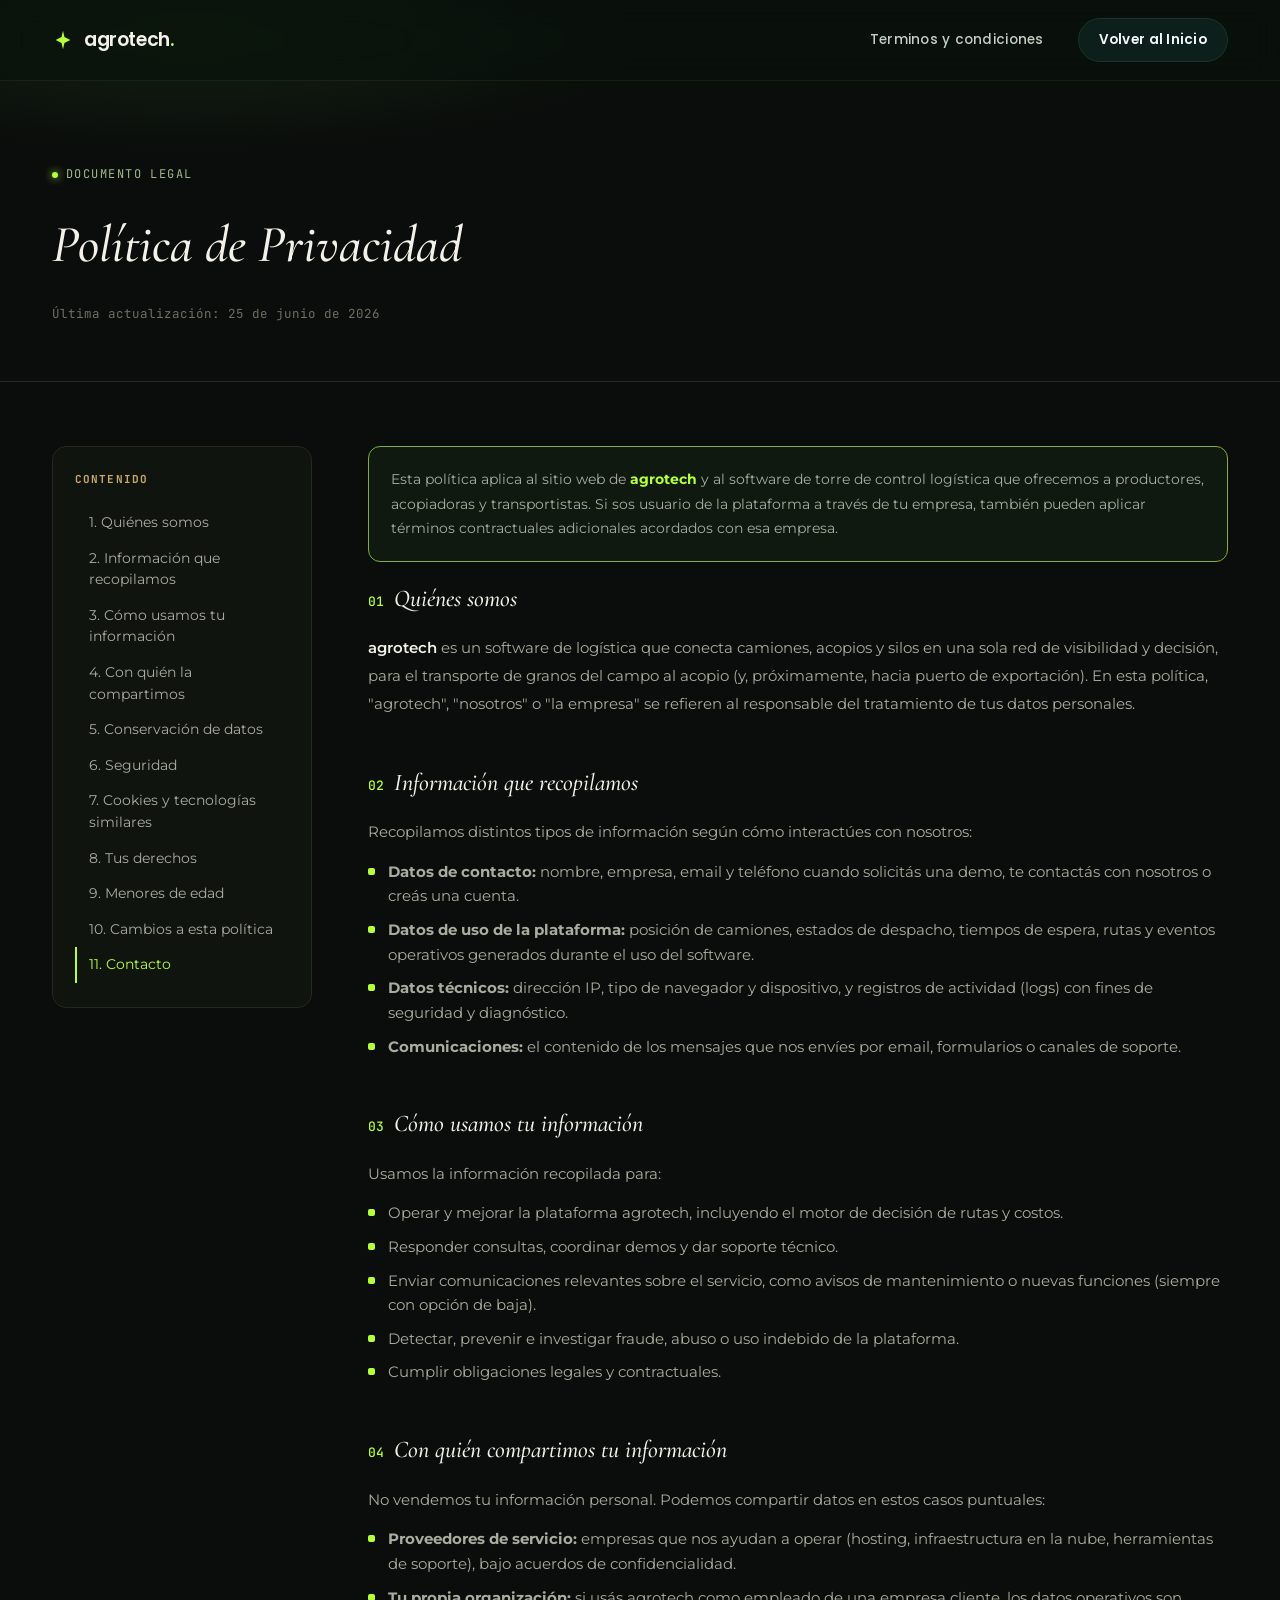
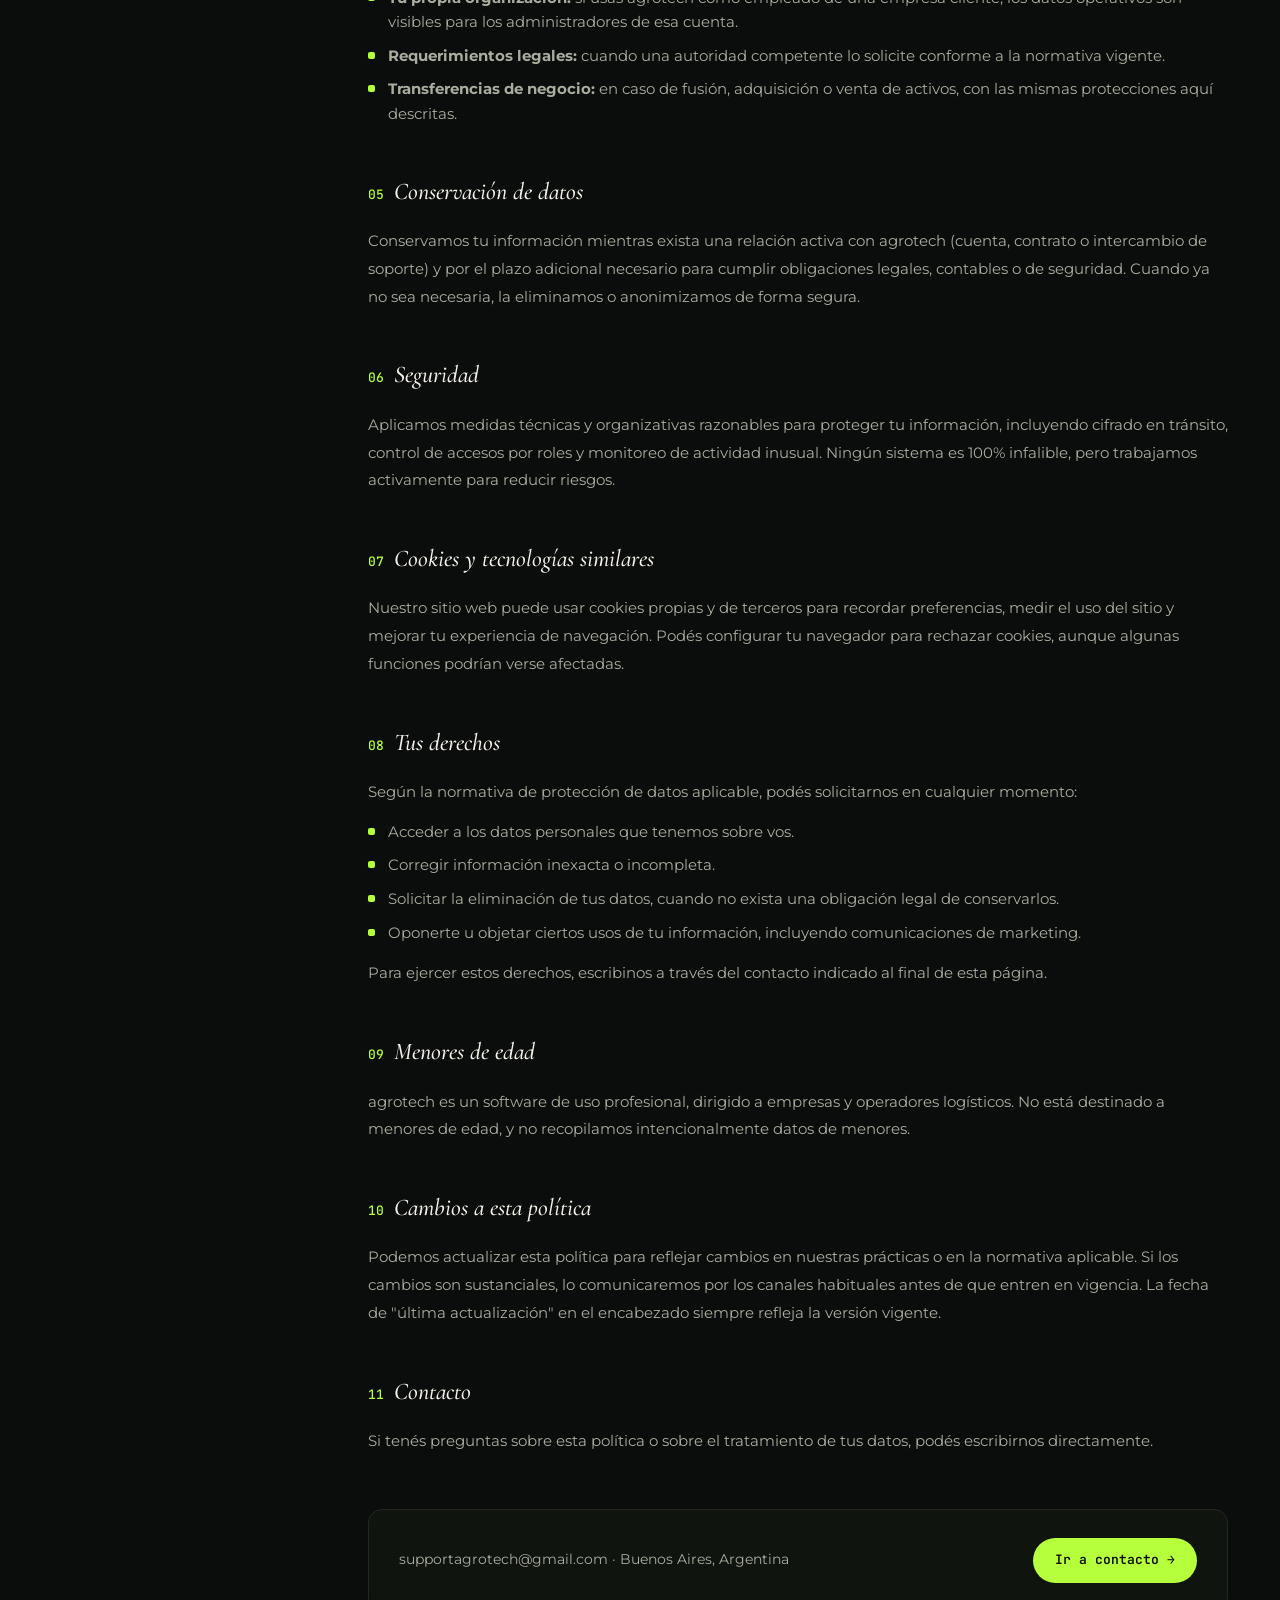
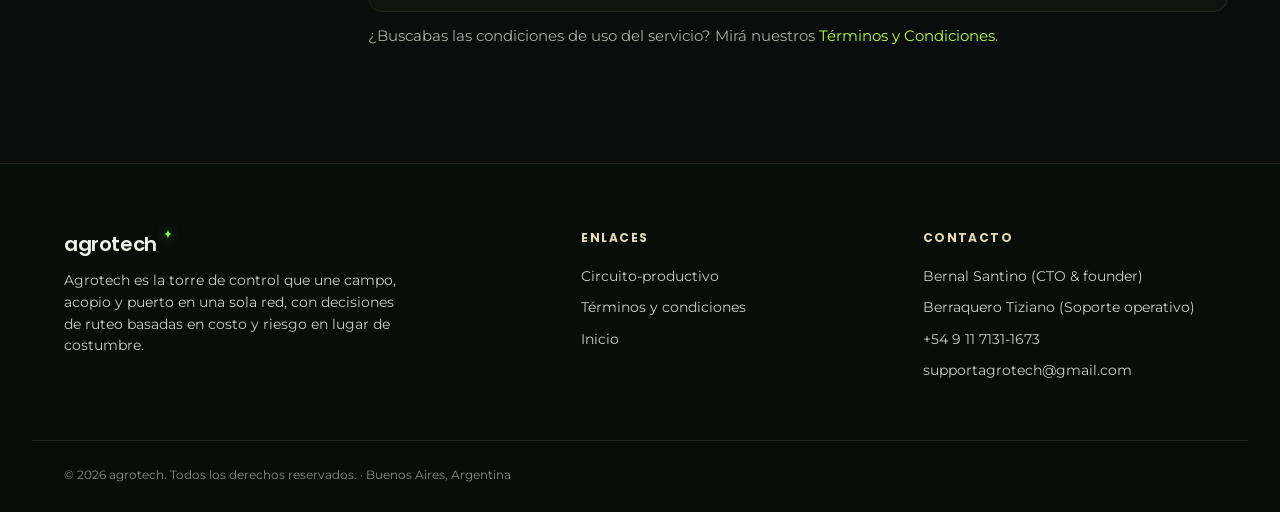
<file: Legales/privacidad.html>
<!DOCTYPE html>
<html lang="es">
<head>
<meta charset="UTF-8">
<meta name="viewport" content="width=device-width, initial-scale=1.0">
<title>Política de Privacidad — agrotech</title>
<meta name="description" content="Política de privacidad de agrotech: qué datos recopilamos, cómo los usamos y qué derechos tenés sobre tu información.">
<link rel="preconnect" href="https://fonts.googleapis.com">
<link rel="preconnect" href="https://fonts.gstatic.com" crossorigin>
<link href="https://fonts.googleapis.com/css2?family=Cormorant+Garamond:ital,wght@0,400;0,500;1,400;1,500;1,600&family=Montserrat:wght@300;400;500;600;700&family=Poppins:wght@400;500;600;700&family=JetBrains+Mono:wght@400;500&display=swap" rel="stylesheet">
<link rel="stylesheet" href="../styles.css">
<link rel="stylesheet" href="legal.css">
</head>
<body>

<div class="grain-field"></div>
<div class="grid-overlay"></div>

<!-- ============ NAV ============ -->
<header class="nav" id="nav">
  <div class="nav-inner">
    <a href="#" class="brand">
      <span class="brand-mark">
        <svg width="22" height="22" viewBox="0 0 24 24" fill="none">
          <path d="M12 2L13.6 8.6L20 12L13.6 15.4L12 22L10.4 15.4L4 12L10.4 8.6L12 2Z" fill="#b6ff3c"/>
        </svg>
      </span>
      <span class="brand-word">agrotech<span class="spark">.</span></span>
    </a>
    <nav class="nav-links">
      <a href="terminos-condiciones.html">Terminos y condiciones</a>
      <a href="../index.html" class="nav-cta">Volver al Inicio</a>
    </nav>
  </div>
</header>

<!-- ============ HERO ============ -->
<header class="legal-hero">
  <div class="wrap">
    <div class="eyebrow"><span class="dot"></span> Documento legal</div>
    <h1>Política de Privacidad</h1>
    <span class="legal-updated">Última actualización: 25 de junio de 2026</span>
  </div>
</header>

<!-- ============ CONTENIDO ============ -->
<main class="legal-body">
  <div class="wrap legal-layout">

    <!-- TOC -->
    <aside class="legal-toc" id="legalToc">
      <h4>Contenido</h4>
      <a href="#s1">1. Quiénes somos</a>
      <a href="#s2">2. Información que recopilamos</a>
      <a href="#s3">3. Cómo usamos tu información</a>
      <a href="#s4">4. Con quién la compartimos</a>
      <a href="#s5">5. Conservación de datos</a>
      <a href="#s6">6. Seguridad</a>
      <a href="#s7">7. Cookies y tecnologías similares</a>
      <a href="#s8">8. Tus derechos</a>
      <a href="#s9">9. Menores de edad</a>
      <a href="#s10">10. Cambios a esta política</a>
      <a href="#s11">11. Contacto</a>
    </aside>

    <!-- CONTENT -->
    <article class="legal-content">

      <div class="legal-callout">
        Esta política aplica al sitio web de <strong>agrotech</strong> y al software de torre de control logística que ofrecemos a productores, acopiadoras y transportistas. Si sos usuario de la plataforma a través de tu empresa, también pueden aplicar términos contractuales adicionales acordados con esa empresa.
      </div>

      <section id="s1">
        <h2><span class="legal-num">01</span> Quiénes somos</h2>
        <p><strong>agrotech</strong> es un software de logística que conecta camiones, acopios y silos en una sola red de visibilidad y decisión, para el transporte de granos del campo al acopio (y, próximamente, hacia puerto de exportación). En esta política, "agrotech", "nosotros" o "la empresa" se refieren al responsable del tratamiento de tus datos personales.</p>
      </section>

      <section id="s2">
        <h2><span class="legal-num">02</span> Información que recopilamos</h2>
        <p>Recopilamos distintos tipos de información según cómo interactúes con nosotros:</p>
        <ul>
          <li><strong>Datos de contacto:</strong> nombre, empresa, email y teléfono cuando solicitás una demo, te contactás con nosotros o creás una cuenta.</li>
          <li><strong>Datos de uso de la plataforma:</strong> posición de camiones, estados de despacho, tiempos de espera, rutas y eventos operativos generados durante el uso del software.</li>
          <li><strong>Datos técnicos:</strong> dirección IP, tipo de navegador y dispositivo, y registros de actividad (logs) con fines de seguridad y diagnóstico.</li>
          <li><strong>Comunicaciones:</strong> el contenido de los mensajes que nos envíes por email, formularios o canales de soporte.</li>
        </ul>
      </section>

      <section id="s3">
        <h2><span class="legal-num">03</span> Cómo usamos tu información</h2>
        <p>Usamos la información recopilada para:</p>
        <ul>
          <li>Operar y mejorar la plataforma agrotech, incluyendo el motor de decisión de rutas y costos.</li>
          <li>Responder consultas, coordinar demos y dar soporte técnico.</li>
          <li>Enviar comunicaciones relevantes sobre el servicio, como avisos de mantenimiento o nuevas funciones (siempre con opción de baja).</li>
          <li>Detectar, prevenir e investigar fraude, abuso o uso indebido de la plataforma.</li>
          <li>Cumplir obligaciones legales y contractuales.</li>
        </ul>
      </section>

      <section id="s4">
        <h2><span class="legal-num">04</span> Con quién compartimos tu información</h2>
        <p>No vendemos tu información personal. Podemos compartir datos en estos casos puntuales:</p>
        <ul>
          <li><strong>Proveedores de servicio:</strong> empresas que nos ayudan a operar (hosting, infraestructura en la nube, herramientas de soporte), bajo acuerdos de confidencialidad.</li>
          <li><strong>Tu propia organización:</strong> si usás agrotech como empleado de una empresa cliente, los datos operativos son visibles para los administradores de esa cuenta.</li>
          <li><strong>Requerimientos legales:</strong> cuando una autoridad competente lo solicite conforme a la normativa vigente.</li>
          <li><strong>Transferencias de negocio:</strong> en caso de fusión, adquisición o venta de activos, con las mismas protecciones aquí descritas.</li>
        </ul>
      </section>

      <section id="s5">
        <h2><span class="legal-num">05</span> Conservación de datos</h2>
        <p>Conservamos tu información mientras exista una relación activa con agrotech (cuenta, contrato o intercambio de soporte) y por el plazo adicional necesario para cumplir obligaciones legales, contables o de seguridad. Cuando ya no sea necesaria, la eliminamos o anonimizamos de forma segura.</p>
      </section>

      <section id="s6">
        <h2><span class="legal-num">06</span> Seguridad</h2>
        <p>Aplicamos medidas técnicas y organizativas razonables para proteger tu información, incluyendo cifrado en tránsito, control de accesos por roles y monitoreo de actividad inusual. Ningún sistema es 100% infalible, pero trabajamos activamente para reducir riesgos.</p>
      </section>

      <section id="s7">
        <h2><span class="legal-num">07</span> Cookies y tecnologías similares</h2>
        <p>Nuestro sitio web puede usar cookies propias y de terceros para recordar preferencias, medir el uso del sitio y mejorar tu experiencia de navegación. Podés configurar tu navegador para rechazar cookies, aunque algunas funciones podrían verse afectadas.</p>
      </section>

      <section id="s8">
        <h2><span class="legal-num">08</span> Tus derechos</h2>
        <p>Según la normativa de protección de datos aplicable, podés solicitarnos en cualquier momento:</p>
        <ul>
          <li>Acceder a los datos personales que tenemos sobre vos.</li>
          <li>Corregir información inexacta o incompleta.</li>
          <li>Solicitar la eliminación de tus datos, cuando no exista una obligación legal de conservarlos.</li>
          <li>Oponerte u objetar ciertos usos de tu información, incluyendo comunicaciones de marketing.</li>
        </ul>
        <p>Para ejercer estos derechos, escribinos a través del contacto indicado al final de esta página.</p>
      </section>

      <section id="s9">
        <h2><span class="legal-num">09</span> Menores de edad</h2>
        <p>agrotech es un software de uso profesional, dirigido a empresas y operadores logísticos. No está destinado a menores de edad, y no recopilamos intencionalmente datos de menores.</p>
      </section>

      <section id="s10">
        <h2><span class="legal-num">10</span> Cambios a esta política</h2>
        <p>Podemos actualizar esta política para reflejar cambios en nuestras prácticas o en la normativa aplicable. Si los cambios son sustanciales, lo comunicaremos por los canales habituales antes de que entren en vigencia. La fecha de "última actualización" en el encabezado siempre refleja la versión vigente.</p>
      </section>

      <section id="s11">
        <h2><span class="legal-num">11</span> Contacto</h2>
        <p>Si tenés preguntas sobre esta política o sobre el tratamiento de tus datos, podés escribirnos directamente.</p>
        <div class="legal-contact-box">
          <p>supportagrotech@gmail.com · Buenos Aires, Argentina</p>
          <a href="index.html#contacto" class="btn-legal">Ir a contacto →</a>
        </div>
        <p class="legal-crosslink">¿Buscabas las condiciones de uso del servicio? Mirá nuestros <a href="terminos-condiciones.html">Términos y Condiciones</a>.</p>
      </section>

    </article>
  </div>
</main>

<!-- ============ FOOTER ============ -->
<footer class="footer">
  <div class="wrap footer-inner">
    <div class="footer-col footer-about">
      <a href="index.html" class="logo footer-logo">
        <span class="logo-text">agrotech</span>
        <svg class="logo-spark" viewBox="0 0 24 24" width="14" height="14" aria-hidden="true">
          <path d="M12 0 C12.6 5.2 13.8 7.6 19 8.5 C13.8 9.4 12.6 11.8 12 17 C11.4 11.8 10.2 9.4 5 8.5 C10.2 7.6 11.4 5.2 12 0 Z"/>
        </svg>
      </a>
      <p class="footer-about-text">Agrotech es la torre de control que une campo, acopio y puerto en una sola red, con decisiones de ruteo basadas en costo y riesgo en lugar de costumbre.</p>
    </div>

    <div class="footer-col">
      <h4>Enlaces</h4>
      <a href="circuito-productivo/index.html">Circuito-productivo</a>
      <a href="terminos-condiciones.html">Términos y condiciones</a>
      <a href="../index.html">Inicio</a>
    </div>

    <div class="footer-col">
      <h4>Contacto</h4>
      <p>Bernal Santino (CTO & founder)</p>
      <p>Berraquero Tiziano (Soporte operativo)</p>
      <p>+54 9 11 7131-1673</p>
      <p>supportagrotech@gmail.com</p>
    </div>
  </div>

  <div class="wrap footer-bottom">
    <span>© 2026 agrotech. Todos los derechos reservados. · Buenos Aires, Argentina</span>
  </div>
</footer>

<script>
  const sections = document.querySelectorAll('.legal-content section');
  const tocLinks = document.querySelectorAll('#legalToc a');
  const obs = new IntersectionObserver((entries)=>{
    entries.forEach(entry=>{
      if(entry.isIntersecting){
        const id = entry.target.id;
        tocLinks.forEach(l=>l.classList.toggle('current', l.getAttribute('href')==='#'+id));
      }
    });
  }, {rootMargin:'-30% 0px -60% 0px'});
  sections.forEach(s=>obs.observe(s));
</script>

</body>
</html>
</file>
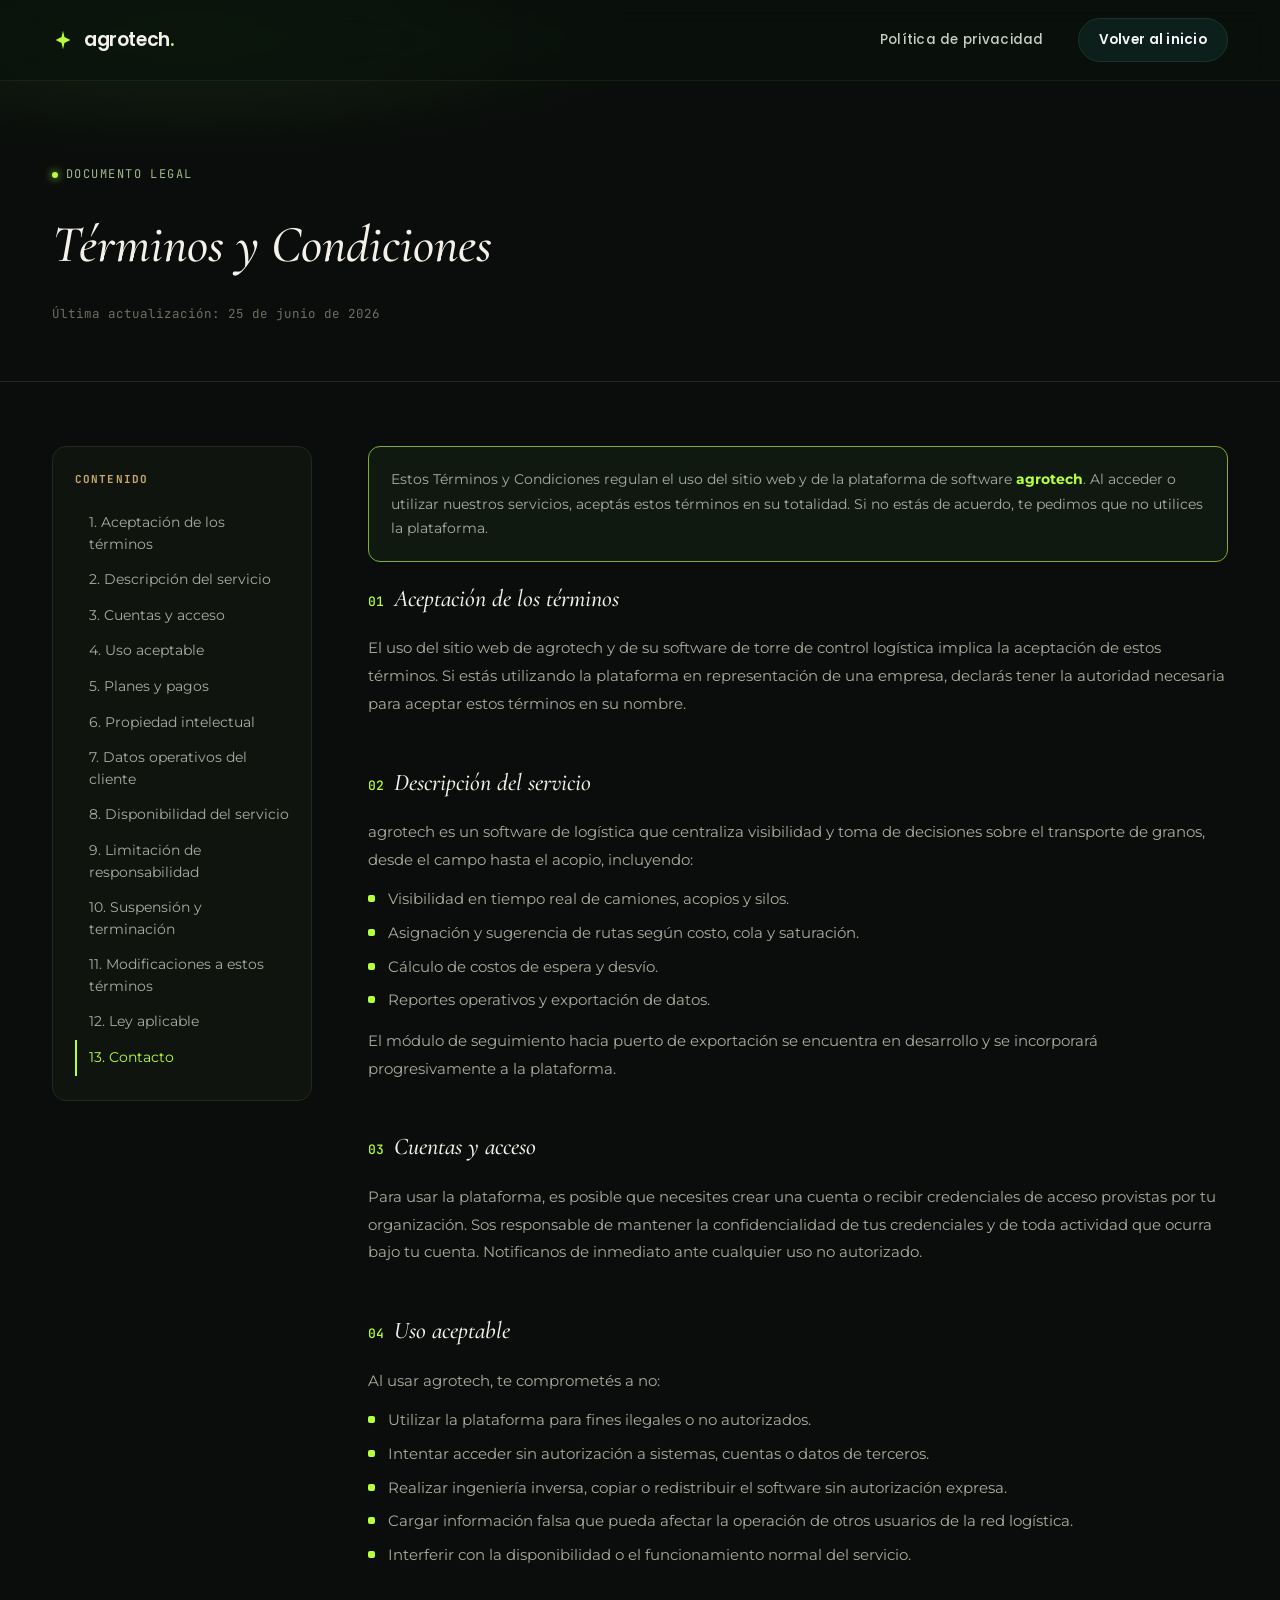
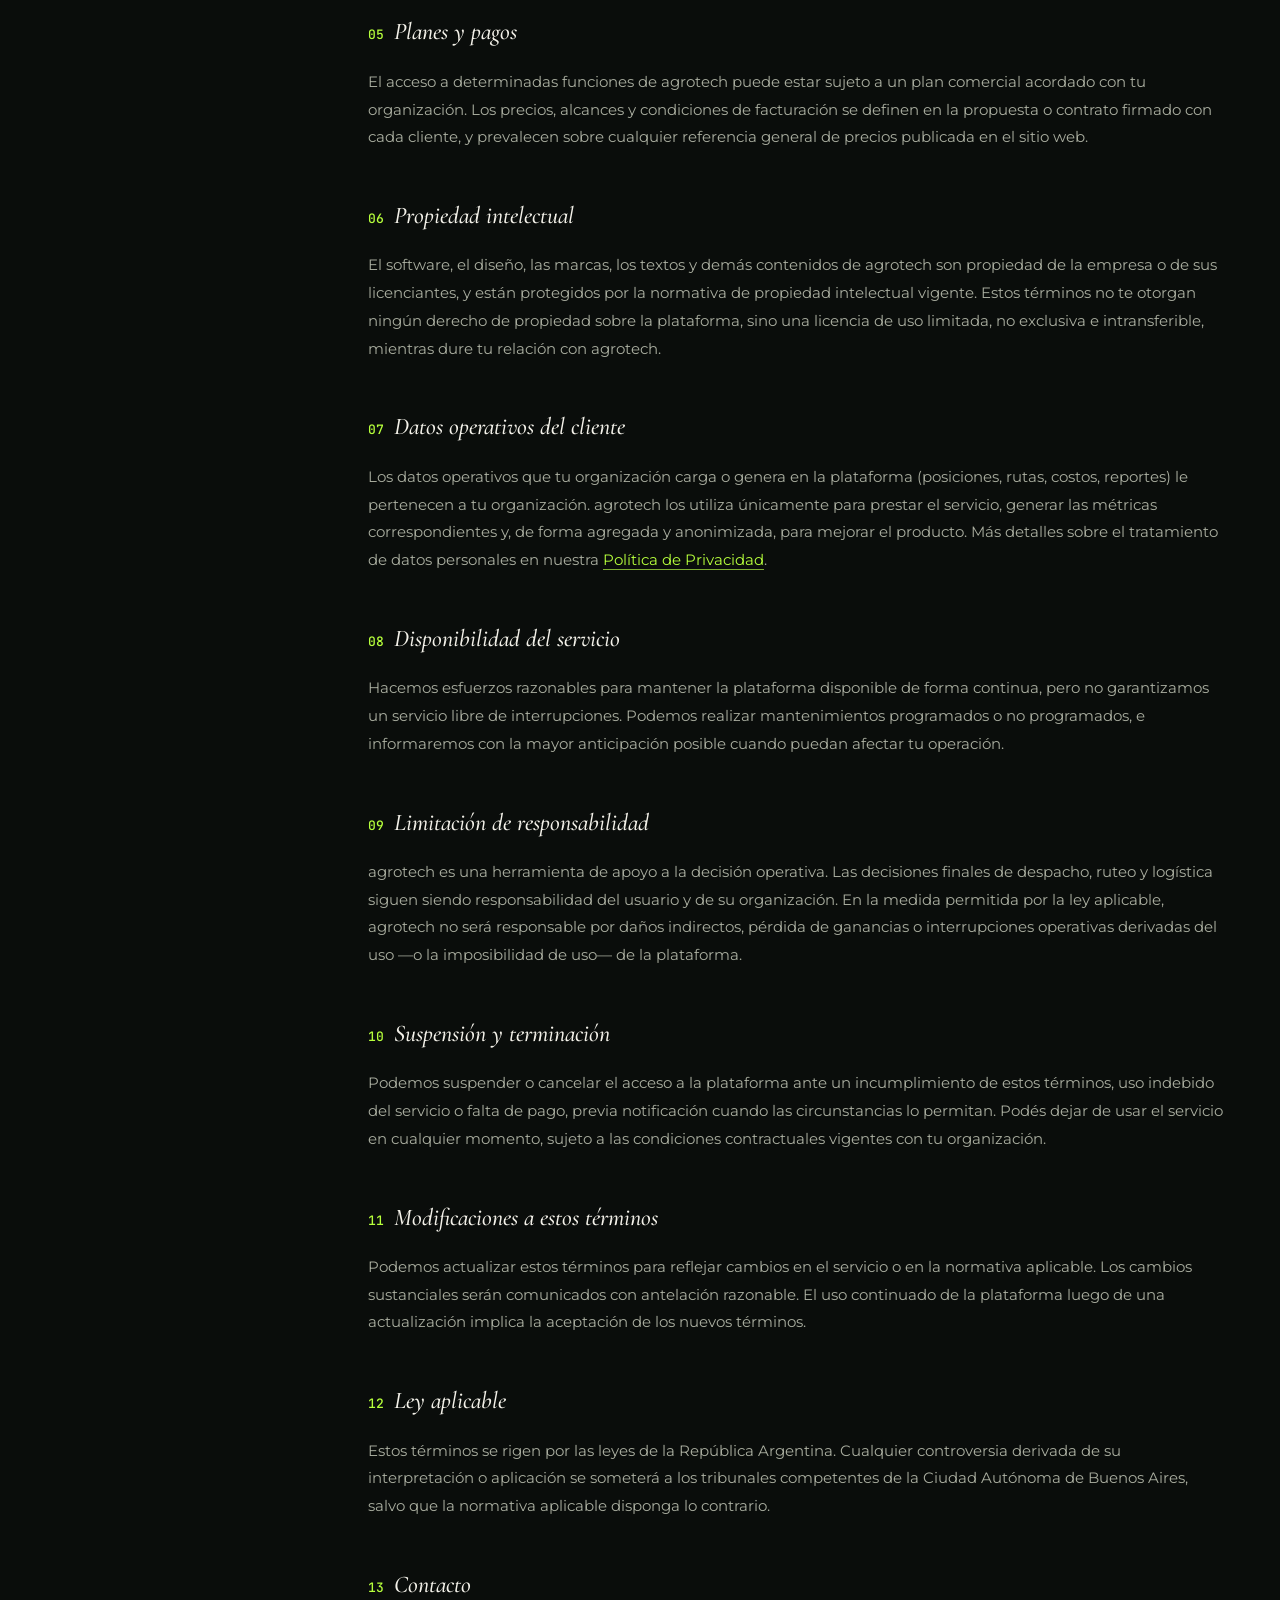
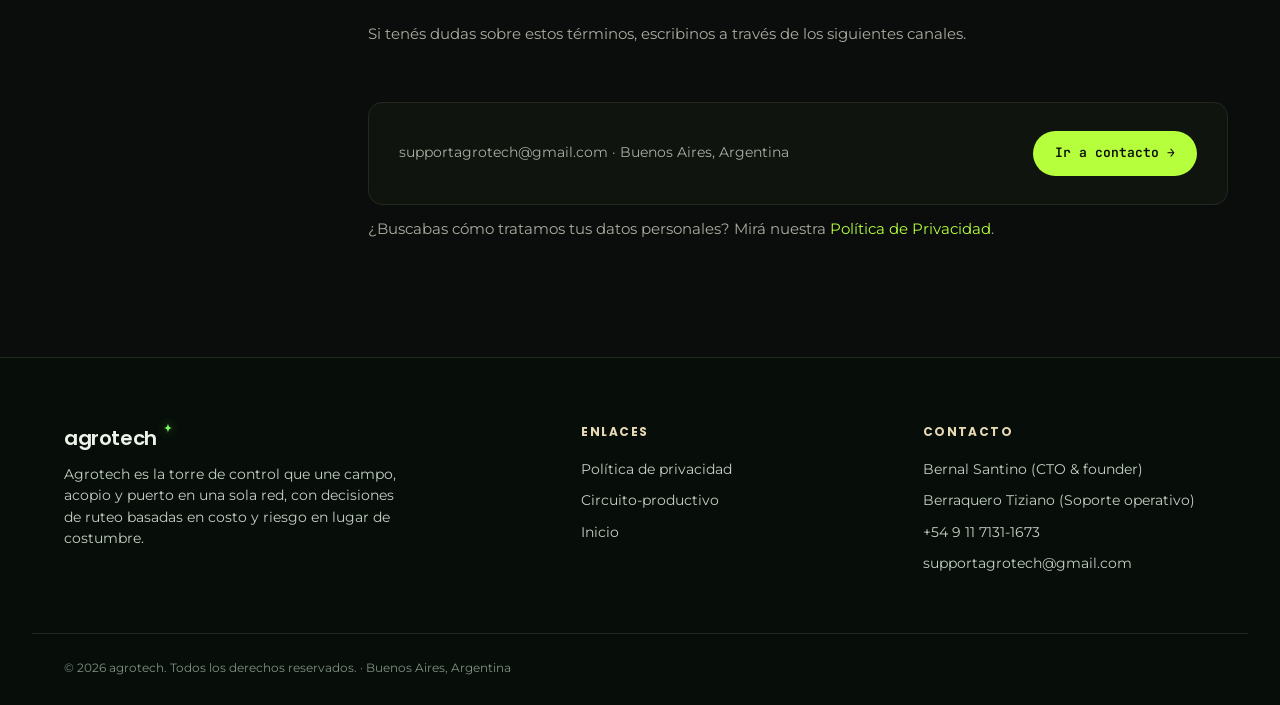
<file: Legales/terminos-condiciones.html>
<!DOCTYPE html>
<html lang="es">
<head>
<meta charset="UTF-8">
<meta name="viewport" content="width=device-width, initial-scale=1.0">
<title>Términos y Condiciones — agrotech</title>
<meta name="description" content="Términos y condiciones de uso de la plataforma agrotech.">
<link rel="preconnect" href="https://fonts.googleapis.com">
<link rel="preconnect" href="https://fonts.gstatic.com" crossorigin>
<link href="https://fonts.googleapis.com/css2?family=Cormorant+Garamond:ital,wght@0,400;0,500;1,400;1,500;1,600&family=Montserrat:wght@300;400;500;600;700&family=Poppins:wght@400;500;600;700&family=JetBrains+Mono:wght@400;500&display=swap" rel="stylesheet">
<link rel="stylesheet" href="../styles.css">
<link rel="stylesheet" href="legal.css">
</head>
<body>

<div class="grain-field"></div>
<div class="grid-overlay"></div>

<!-- ============ NAV ============ -->
<header class="nav" id="nav">
  <div class="nav-inner">
    <a href="#" class="brand">
      <span class="brand-mark">
        <svg width="22" height="22" viewBox="0 0 24 24" fill="none">
          <path d="M12 2L13.6 8.6L20 12L13.6 15.4L12 22L10.4 15.4L4 12L10.4 8.6L12 2Z" fill="#b6ff3c"/>
        </svg>
      </span>
      <span class="brand-word">agrotech<span class="spark">.</span></span>
    </a>
    <nav class="nav-links">
      <a href="privacidad.html">Política de privacidad</a>
      <a href="../index.html" class="nav-cta">Volver al inicio</a>
    </nav>
  </div>
</header>

<!-- ============ HERO ============ -->
<header class="legal-hero">
  <div class="wrap">
    <div class="eyebrow"><span class="dot"></span> Documento legal</div>
    <h1>Términos y Condiciones</h1>
    <span class="legal-updated">Última actualización: 25 de junio de 2026</span>
  </div>
</header>

<!-- ============ CONTENIDO ============ -->
<main class="legal-body">
  <div class="wrap legal-layout">

    <!-- TOC -->
    <aside class="legal-toc" id="legalToc">
      <h4>Contenido</h4>
      <a href="#s1">1. Aceptación de los términos</a>
      <a href="#s2">2. Descripción del servicio</a>
      <a href="#s3">3. Cuentas y acceso</a>
      <a href="#s4">4. Uso aceptable</a>
      <a href="#s5">5. Planes y pagos</a>
      <a href="#s6">6. Propiedad intelectual</a>
      <a href="#s7">7. Datos operativos del cliente</a>
      <a href="#s8">8. Disponibilidad del servicio</a>
      <a href="#s9">9. Limitación de responsabilidad</a>
      <a href="#s10">10. Suspensión y terminación</a>
      <a href="#s11">11. Modificaciones a estos términos</a>
      <a href="#s12">12. Ley aplicable</a>
      <a href="#s13">13. Contacto</a>
    </aside>

    <!-- CONTENT -->
    <article class="legal-content">

      <div class="legal-callout">
        Estos Términos y Condiciones regulan el uso del sitio web y de la plataforma de software <strong>agrotech</strong>. Al acceder o utilizar nuestros servicios, aceptás estos términos en su totalidad. Si no estás de acuerdo, te pedimos que no utilices la plataforma.
      </div>

      <section id="s1">
        <h2><span class="legal-num">01</span> Aceptación de los términos</h2>
        <p>El uso del sitio web de agrotech y de su software de torre de control logística implica la aceptación de estos términos. Si estás utilizando la plataforma en representación de una empresa, declarás tener la autoridad necesaria para aceptar estos términos en su nombre.</p>
      </section>

      <section id="s2">
        <h2><span class="legal-num">02</span> Descripción del servicio</h2>
        <p>agrotech es un software de logística que centraliza visibilidad y toma de decisiones sobre el transporte de granos, desde el campo hasta el acopio, incluyendo:</p>
        <ul>
          <li>Visibilidad en tiempo real de camiones, acopios y silos.</li>
          <li>Asignación y sugerencia de rutas según costo, cola y saturación.</li>
          <li>Cálculo de costos de espera y desvío.</li>
          <li>Reportes operativos y exportación de datos.</li>
        </ul>
        <p>El módulo de seguimiento hacia puerto de exportación se encuentra en desarrollo y se incorporará progresivamente a la plataforma.</p>
      </section>

      <section id="s3">
        <h2><span class="legal-num">03</span> Cuentas y acceso</h2>
        <p>Para usar la plataforma, es posible que necesites crear una cuenta o recibir credenciales de acceso provistas por tu organización. Sos responsable de mantener la confidencialidad de tus credenciales y de toda actividad que ocurra bajo tu cuenta. Notificanos de inmediato ante cualquier uso no autorizado.</p>
      </section>

      <section id="s4">
        <h2><span class="legal-num">04</span> Uso aceptable</h2>
        <p>Al usar agrotech, te comprometés a no:</p>
        <ul>
          <li>Utilizar la plataforma para fines ilegales o no autorizados.</li>
          <li>Intentar acceder sin autorización a sistemas, cuentas o datos de terceros.</li>
          <li>Realizar ingeniería inversa, copiar o redistribuir el software sin autorización expresa.</li>
          <li>Cargar información falsa que pueda afectar la operación de otros usuarios de la red logística.</li>
          <li>Interferir con la disponibilidad o el funcionamiento normal del servicio.</li>
        </ul>
      </section>

      <section id="s5">
        <h2><span class="legal-num">05</span> Planes y pagos</h2>
        <p>El acceso a determinadas funciones de agrotech puede estar sujeto a un plan comercial acordado con tu organización. Los precios, alcances y condiciones de facturación se definen en la propuesta o contrato firmado con cada cliente, y prevalecen sobre cualquier referencia general de precios publicada en el sitio web.</p>
      </section>

      <section id="s6">
        <h2><span class="legal-num">06</span> Propiedad intelectual</h2>
        <p>El software, el diseño, las marcas, los textos y demás contenidos de agrotech son propiedad de la empresa o de sus licenciantes, y están protegidos por la normativa de propiedad intelectual vigente. Estos términos no te otorgan ningún derecho de propiedad sobre la plataforma, sino una licencia de uso limitada, no exclusiva e intransferible, mientras dure tu relación con agrotech.</p>
      </section>

      <section id="s7">
        <h2><span class="legal-num">07</span> Datos operativos del cliente</h2>
        <p>Los datos operativos que tu organización carga o genera en la plataforma (posiciones, rutas, costos, reportes) le pertenecen a tu organización. agrotech los utiliza únicamente para prestar el servicio, generar las métricas correspondientes y, de forma agregada y anonimizada, para mejorar el producto. Más detalles sobre el tratamiento de datos personales en nuestra <a class="inline-link" href="privacidad.html">Política de Privacidad</a>.</p>
      </section>

      <section id="s8">
        <h2><span class="legal-num">08</span> Disponibilidad del servicio</h2>
        <p>Hacemos esfuerzos razonables para mantener la plataforma disponible de forma continua, pero no garantizamos un servicio libre de interrupciones. Podemos realizar mantenimientos programados o no programados, e informaremos con la mayor anticipación posible cuando puedan afectar tu operación.</p>
      </section>

      <section id="s9">
        <h2><span class="legal-num">09</span> Limitación de responsabilidad</h2>
        <p>agrotech es una herramienta de apoyo a la decisión operativa. Las decisiones finales de despacho, ruteo y logística siguen siendo responsabilidad del usuario y de su organización. En la medida permitida por la ley aplicable, agrotech no será responsable por daños indirectos, pérdida de ganancias o interrupciones operativas derivadas del uso —o la imposibilidad de uso— de la plataforma.</p>
      </section>

      <section id="s10">
        <h2><span class="legal-num">10</span> Suspensión y terminación</h2>
        <p>Podemos suspender o cancelar el acceso a la plataforma ante un incumplimiento de estos términos, uso indebido del servicio o falta de pago, previa notificación cuando las circunstancias lo permitan. Podés dejar de usar el servicio en cualquier momento, sujeto a las condiciones contractuales vigentes con tu organización.</p>
      </section>

      <section id="s11">
        <h2><span class="legal-num">11</span> Modificaciones a estos términos</h2>
        <p>Podemos actualizar estos términos para reflejar cambios en el servicio o en la normativa aplicable. Los cambios sustanciales serán comunicados con antelación razonable. El uso continuado de la plataforma luego de una actualización implica la aceptación de los nuevos términos.</p>
      </section>

      <section id="s12">
        <h2><span class="legal-num">12</span> Ley aplicable</h2>
        <p>Estos términos se rigen por las leyes de la República Argentina. Cualquier controversia derivada de su interpretación o aplicación se someterá a los tribunales competentes de la Ciudad Autónoma de Buenos Aires, salvo que la normativa aplicable disponga lo contrario.</p>
      </section>

      <section id="s13">
        <h2><span class="legal-num">13</span> Contacto</h2>
        <p>Si tenés dudas sobre estos términos, escribinos a través de los siguientes canales.</p>
        <div class="legal-contact-box">
          <p>supportagrotech@gmail.com · Buenos Aires, Argentina</p>
          <a href="index.html#contacto" class="btn-legal">Ir a contacto →</a>
        </div>
        <p class="legal-crosslink">¿Buscabas cómo tratamos tus datos personales? Mirá nuestra <a href="privacidad.html">Política de Privacidad</a>.</p>
      </section>

    </article>
  </div>
</main>

<!-- ============ FOOTER ============ -->
<footer class="footer">
  <div class="wrap footer-inner">
    <div class="footer-col footer-about">
      <a href="index.html" class="logo footer-logo">
        <span class="logo-text">agrotech</span>
        <svg class="logo-spark" viewBox="0 0 24 24" width="14" height="14" aria-hidden="true">
          <path d="M12 0 C12.6 5.2 13.8 7.6 19 8.5 C13.8 9.4 12.6 11.8 12 17 C11.4 11.8 10.2 9.4 5 8.5 C10.2 7.6 11.4 5.2 12 0 Z"/>
        </svg>
      </a>
      <p class="footer-about-text">Agrotech es la torre de control que une campo, acopio y puerto en una sola red, con decisiones de ruteo basadas en costo y riesgo en lugar de costumbre.</p>
    </div>

    <div class="footer-col">
      <h4>Enlaces</h4>
      <a href="privacidad.html">Política de privacidad</a>
      <a href="circuito-productivo/index.html">Circuito-productivo</a>
      <a href="../index.html">Inicio</a>
    </div>

    <div class="footer-col">
      <h4>Contacto</h4>
      <p>Bernal Santino (CTO & founder)</p>
      <p>Berraquero Tiziano (Soporte operativo)</p>
      <p>+54 9 11 7131-1673</p>
      <p>supportagrotech@gmail.com</p>
    </div>
  </div>

  <div class="wrap footer-bottom">
    <span>© 2026 agrotech. Todos los derechos reservados. · Buenos Aires, Argentina</span>
  </div>
</footer>

<script>
  const sections = document.querySelectorAll('.legal-content section');
  const tocLinks = document.querySelectorAll('#legalToc a');
  const obs = new IntersectionObserver((entries)=>{
    entries.forEach(entry=>{
      if(entry.isIntersecting){
        const id = entry.target.id;
        tocLinks.forEach(l=>l.classList.toggle('current', l.getAttribute('href')==='#'+id));
      }
    });
  }, {rootMargin:'-30% 0px -60% 0px'});
  sections.forEach(s=>obs.observe(s));
</script>

</body>
</html>
</file>
<file: styles.css>
/* ================= AGROTECH — LANDING ================
   Paleta: "naturaleza + control" — verdes profundos de campo,
   un verde neón de acento (estilo SpaceX / control de misión)
   y un dorado "old money" para detalles de jerarquía.
   Tipografías:
   - Cormorant Garamond italic -> título hero, elegante / old money
   - Montserrat -> cuerpo de texto, sobrio y conservador
   - Poppins -> nav / logo / etiquetas, geométrica moderna
   ======================================================= */

:root{
  /* base */
  --bg-deep:      #0a0d0b;
  --bg-panel:     #10140f;
  --bg-panel-2:   #141a13;
  --line:         #23291f;
  --line-soft:    #1a1f17;

  /* texto */
  --text:         #eef3ea;
  --text-soft:    #c4d0c4;
  --muted:        #7e9183;
  --ink:          #f3f1e9;
  --ink-muted:    #a9ad9f;
  --ink-faint:    #6c7163;

  /* acentos */
  --neon:         #7CFF5E;   /* verde neón, estilo cubos del software */
  --neon-soft:    #b9ffa6;
  --neon-dim:     #1e4d2b;
  --gold:         #c9a86a;   /* old money */
  --gold-soft:    #e8d9b5;
  --accent:       #b6ff3c;
  --accent-dim:   #7fae33;
  --sage:         #9fb98c;

  --display: 'Cormorant Garamond', serif;
  --body:    'Montserrat', sans-serif;
  --mono:    'JetBrains Mono', monospace;

  --radius: 14px;
  --radius-sm: 8px;
  --maxw: 1240px;
}

*{box-sizing:border-box;margin:0;padding:0;}
html{scroll-behavior:smooth;}
body{
  background:var(--bg-deep);
  color:var(--ink);
  font-family:var(--body);
  font-weight:400;
  line-height:1.6;
  -webkit-font-smoothing:antialiased;
  overflow-x:hidden;
}
a{color:inherit;text-decoration:none;}
ul{list-style:none;}
img{max-width:100%;display:block;}

.section-inner{max-width:var(--maxw);margin:0 auto;padding:0 32px;}

.wrap{max-width:var(--maxw);margin:0 auto;padding:0 32px;}
.section-pad{padding:140px 0;}
.section-head{max-width:620px; margin-bottom:72px;}
.section-head h2{
  font-family:var(--display); font-style:italic; font-weight:500;
  font-size:clamp(30px, 3.6vw, 46px); line-height:1.16; letter-spacing:-0.01em; color:var(--ink);
}
.section-head p{
  font-size:15.5px; line-height:1.7; color:var(--ink-muted);
  margin-top:20px; max-width:520px;
}
.section-head .section-tag{
  font-family:var(--mono); font-size:11px; letter-spacing:0.14em;
  text-transform:uppercase; color:var(--accent);
  margin-bottom:18px; display:block;
}

/* ============ NAV ============ */
.nav{
  position:fixed;top:0;left:0;right:0;z-index:100;
  background:rgba(10,18,13,0.65);
  backdrop-filter:blur(14px) saturate(140%);
  border-bottom:1px solid rgba(124,255,94,0.08);
}
.nav-inner{
  max-width:var(--maxw);margin:0 auto;padding:18px 32px;
  display:flex;align-items:center;justify-content:space-between;
}
.brand{display:flex;align-items:center;gap:10px;}
.brand-mark{
  width:22px; height:22px; position:relative; flex:none;
}
.brand-mark svg{width:100%;height:100%;}
.brand-word{
  font-family:'Poppins',sans-serif;font-weight:600;font-size:19px;
  letter-spacing:-0.02em;color:var(--ink);
}
.brand-word .spark{color:var(--accent);}
.logo{display:flex;align-items:center;gap:6px;}
.logo-text{
  font-family:'Poppins',sans-serif;font-weight:600;font-size:20px;
  letter-spacing:-0.02em;color:var(--text);
}
.logo-spark{fill:var(--neon);filter:drop-shadow(0 0 6px rgba(124,255,94,0.6));margin-bottom:8px;}
.nav-links{display:flex;align-items:center;gap:34px;}
.nav-links a{
  font-family:'Poppins',sans-serif;font-size:13.5px;font-weight:500;
  letter-spacing:0.02em;color:var(--text-soft);
  transition:color .2s ease;
}
.nav-links a:hover{color:var(--neon-soft);}
.nav .nav-links a.nav-cta,
.nav-cta{
  display:inline-block;
  background:#0d1f1a !important;
  color:#f5f7fb !important;
  padding:10px 20px;border-radius:999px;font-weight:600;
  border:1px solid #17352b;
  box-shadow:0 0 0 0 rgba(13,31,26,0.35);
  transition:box-shadow .25s ease, transform .2s ease;
}
.nav .nav-links a.nav-cta:hover,
.nav-cta:hover{
  background:#122a21 !important;
  color:#ffffff !important;
  box-shadow:0 0 26px rgba(13,31,26,0.35);
  transform:translateY(-1px);
}

.page-home .nav .nav-links a.nav-cta,
.page-home .nav-cta{
  background:var(--neon) !important;
  color:#0a160c !important;
  border-color:rgba(124,255,94,0.35);
  box-shadow:0 0 0 0 rgba(124,255,94,0.5);
}
.page-home .nav .nav-links a.nav-cta:hover,
.page-home .nav-cta:hover{
  background:var(--neon) !important;
  color:#0a160c !important;
  box-shadow:0 0 26px rgba(124,255,94,0.45);
}

/* ============ HERO ============ */
.hero{
  position:relative;
  min-height:100vh;
  display:flex;align-items:center;justify-content:center;
  overflow:hidden;
  padding:140px 32px 80px;
}
.hero-bg{
  position:absolute;inset:0;z-index:0;
  background:
    radial-gradient(ellipse 70% 50% at 50% 0%, rgba(124,255,94,0.16), transparent 60%),
    radial-gradient(ellipse 60% 50% at 85% 90%, rgba(201,168,106,0.10), transparent 60%),
    linear-gradient(180deg, #0a120d 0%, #0c1610 55%, #0a120d 100%);
}
.hero-grain{
  position:absolute;inset:0;z-index:0;opacity:0.05;mix-blend-mode:overlay;
  background-image:repeating-linear-gradient(0deg, transparent, transparent 2px, #ffffff 2px, #ffffff 3px);
}
.hero-content{position:relative;z-index:1;max-width:780px;text-align:center;}
.hero-eyebrow{
  font-family:'Poppins',sans-serif;font-size:12px;letter-spacing:0.22em;
  text-transform:uppercase;color:var(--neon-soft);margin-bottom:22px;
}
.hero-title{
  font-family:'Cormorant Garamond',serif;
  font-style:italic;font-weight:500;
  font-size:clamp(42px,7vw,76px);
  line-height:1.08;
  color:var(--text);
  letter-spacing:0.005em;
  margin-bottom:26px;
}
.hero-title em{
  font-style:italic;
  background:linear-gradient(95deg,var(--neon-soft),var(--gold-soft));
  -webkit-background-clip:text;background-clip:text;color:transparent;
}
.hero-sub{
  font-family:'Montserrat',sans-serif;font-weight:400;
  font-size:17px;color:var(--text-soft);
  max-width:560px;margin:0 auto 38px;
}
.hero-actions{display:flex;gap:16px;justify-content:center;flex-wrap:wrap;margin-bottom:64px;}
.btn{
  display:inline-flex;align-items:center;justify-content:center;
  font-family:'Poppins',sans-serif;font-weight:600;font-size:14px;
  padding:14px 28px;border-radius:999px;
  transition:transform .2s ease, box-shadow .25s ease, background .2s ease, color .2s ease;
}
.btn-primary{
  background:var(--neon);color:#0a160c;
}
.btn-primary:hover{box-shadow:0 0 30px rgba(124,255,94,0.45);transform:translateY(-2px);}
.btn-ghost{
  background:transparent;color:var(--text-soft);
  border:1px solid var(--line);
}
.btn-ghost:hover{border-color:var(--neon);color:var(--neon-soft);}
.btn-outline{
  background:transparent;color:var(--text);
  border:1px solid var(--line);width:100%;
}
.btn-outline:hover{border-color:var(--gold);color:var(--gold-soft);}

.hero-stats{
  display:flex;justify-content:center;gap:56px;flex-wrap:wrap;
  padding-top:36px;border-top:1px solid var(--line);
}
.stat{display:flex;flex-direction:column;align-items:center;gap:4px;}
.stat-num{
  font-family:'Cormorant Garamond',serif;font-style:italic;font-weight:600;
  font-size:30px;color:var(--neon-soft);
}
.stat-label{
  font-family:'Poppins',sans-serif;font-size:11px;letter-spacing:0.06em;
  text-transform:uppercase;color:var(--muted);
}

/* ============ SECTIONS GENERIC ============ */
.section{padding:120px 0;position:relative;}
.section-tag{
  font-family:var(--mono); font-size:11px; letter-spacing:0.14em;
  text-transform:uppercase; color:var(--accent);
  margin-bottom:18px; display:block;
}
.section-tag.center{text-align:center;}
.section-title{
  font-family:'Cormorant Garamond',serif;font-style:italic;font-weight:500;
  font-size:clamp(28px,4vw,42px);line-height:1.2;color:var(--text);
  margin-bottom:22px;max-width:640px;
}
.section-title.center{text-align:center;margin:0 auto 56px;}
.section-text{font-size:16px;color:var(--text-soft);max-width:520px;margin-bottom:18px;}
.section-text.muted{color:var(--muted);}

/* ============ ABOUT ============ */
.about{background:var(--bg-panel);border-top:1px solid var(--line);border-bottom:1px solid var(--line);}
.about-grid{display:grid;grid-template-columns:1.05fr 0.95fr;gap:64px;align-items:center;}
.check-list{display:flex;flex-direction:column;gap:14px;margin-top:26px;}
.check-list li{
  position:relative;padding-left:26px;font-size:14.5px;color:var(--text-soft);
}
.check-list li::before{
  content:'';position:absolute;left:0;top:7px;width:9px;height:9px;border-radius:2px;
  background:var(--neon);box-shadow:0 0 8px rgba(124,255,94,0.7);
}

.panel-mock{
  background:linear-gradient(160deg,var(--bg-panel-2),#0c150f);
  border:1px solid var(--line);border-radius:var(--radius);
  padding:22px;box-shadow:0 30px 60px -20px rgba(0,0,0,0.6), 0 0 40px -10px rgba(124,255,94,0.08);
}
.panel-mock-top{display:flex;align-items:center;gap:10px;margin-bottom:18px;}
.panel-mock-top .dot{width:8px;height:8px;border-radius:50%;background:var(--neon);box-shadow:0 0 8px var(--neon);}
.panel-mock-title{font-family:'Poppins',sans-serif;font-size:11px;letter-spacing:0.08em;color:var(--muted);text-transform:uppercase;}
.panel-mock-grid{display:grid;grid-template-columns:1fr 1fr;gap:12px;margin-bottom:18px;}
.mock-card{
  background:rgba(255,255,255,0.02);border:1px solid var(--line);
  border-radius:var(--radius-sm);padding:14px;display:flex;flex-direction:column;gap:6px;
}
.mock-label{font-family:'Poppins',sans-serif;font-size:10px;letter-spacing:0.05em;color:var(--muted);text-transform:uppercase;}
.mock-value{font-family:'Cormorant Garamond',serif;font-style:italic;font-size:20px;color:var(--text);}
.mock-value.ok{color:var(--neon-soft);}
.mock-value.warn{color:var(--gold);}
.mock-route{
  display:flex;align-items:center;gap:8px;flex-wrap:wrap;
  border-top:1px solid var(--line);padding-top:16px;
}
.r-node{
  font-family:'Poppins',sans-serif;font-size:11px;color:var(--text-soft);
  background:rgba(124,255,94,0.08);border:1px solid rgba(124,255,94,0.25);
  padding:6px 12px;border-radius:999px;
}
.r-node.dim{color:var(--muted);background:transparent;border-style:dashed;border-color:var(--line);}
.r-line{height:1px;width:18px;background:var(--neon-dim);}
.r-line.dim{background:var(--line);}

/* ============ HOW IT WORKS ============ */
.how{background:var(--bg-deep);}
.how-grid{display:grid;grid-template-columns:repeat(3,1fr);gap:28px;}
.how-card{
  background:var(--bg-panel);border:1px solid var(--line);border-radius:var(--radius);
  padding:32px 26px;transition:border-color .25s ease, transform .25s ease;
}
.how-card:hover{border-color:rgba(124,255,94,0.35);transform:translateY(-4px);}
.how-index{
  font-family:'Cormorant Garamond',serif;font-style:italic;font-size:34px;
  color:var(--gold);display:block;margin-bottom:14px;
}
.how-card h3{
  font-family:'Poppins',sans-serif;font-weight:600;font-size:18px;margin-bottom:10px;color:var(--text);
}
.how-card p{font-size:14.5px;color:var(--text-soft);}

/* ============ PRICING ============ */
.pricing{background:var(--bg-deep);}
  .pricing-grid{display:grid; grid-template-columns:repeat(3,1fr); gap:24px;}
  .plan{
    border:1px solid var(--line-soft); border-radius:3px;
    padding:40px 32px; display:flex; flex-direction:column;
    background:var(--bg-panel);
    transition:border-color .3s ease, transform .3s ease;
    position:relative;
  }
  .plan:hover{transform:translateY(-4px); border-color:var(--line);}
  .plan.featured{
    border-color:var(--accent-dim);
    background:linear-gradient(160deg, var(--bg-panel-2), var(--bg-panel));
  }
  .plan.featured::before{
    content:"Recomendado"; position:absolute; top:-1px; right:24px;
    transform:translateY(-50%);
    background:var(--accent); color:#0a0d0b;
    font-family:var(--mono); font-size:10px; letter-spacing:0.08em;
    text-transform:uppercase; padding:5px 10px; border-radius:2px;
  }
  .plan-name{font-family:var(--body); font-weight:600; font-size:14px; letter-spacing:0.04em; text-transform:uppercase; color:var(--sage);}
  .plan-price{font-family:var(--display); font-style:italic; font-size:44px; color:var(--ink); margin:18px 0 4px;}
  .plan-price span{font-family:var(--body); font-style:normal; font-size:13px; color:var(--ink-faint); font-weight:400;}
  .plan-desc{font-size:13.5px; color:var(--ink-muted); line-height:1.6; margin-bottom:28px;}
  .plan-features{display:flex; flex-direction:column; gap:13px; margin-bottom:32px; flex:1;}
  .plan-features li{
    font-size:13.5px; color:var(--ink-muted); display:flex; gap:10px; align-items:flex-start;
  }
  .plan-features li::before{
    content:"—"; color:var(--accent); flex:none;
  }
  .plan-btn{
    text-align:center; padding:13px 0; border-radius:2px;
    font-size:13px; font-weight:600; letter-spacing:0.03em;
    border:1px solid var(--line); color:var(--ink);
    transition:all .25s ease;
  }
  .plan.featured .plan-btn{background:var(--accent); color:#0a0d0b; border-color:var(--accent);}
  .plan-btn:hover{border-color:var(--accent); color:var(--accent);}
  .plan.featured .plan-btn:hover{opacity:0.88; color:#0a0d0b;}

/* ============ CONTACT ============ */
.contact{background:var(--bg-deep);}
.contact-inner{text-align:center;max-width:680px;}
.contact .section-tag{text-align:center;}
.contact .section-title{margin:0 auto 18px;}
.contact .section-text{margin:0 auto 32px;}

/* ============ FOOTER ============ */
.footer{
  background:#070d09;border-top:1px solid var(--line);padding:64px 32px 28px;
}
.footer-inner{
  max-width:var(--maxw);margin:0 auto;
  display:grid;grid-template-columns:1.6fr 1fr 1fr;gap:48px;
  margin-bottom:48px;
}
.footer-logo{margin-bottom:16px;}
.footer-about-text{font-size:13.5px;color:var(--muted);max-width:340px;}
.footer-col h4{
  font-family:'Poppins',sans-serif;font-size:12px;letter-spacing:0.12em;
  text-transform:uppercase;color:var(--gold-soft);margin-bottom:18px;
}
.footer-col a, .footer-col p{
  display:block;font-size:13.5px;color:var(--text-soft);margin-bottom:10px;
}
.footer-col a:hover{color:var(--neon-soft);}
.footer-bottom{
  max-width:var(--maxw);margin:0 auto;padding-top:24px;border-top:1px solid var(--line);
  font-size:12px;color:var(--muted);
}

/* ============ RESPONSIVE ============ */
@media (max-width:900px){
  .nav-links{gap:18px;}
  .nav-links a:not(.nav-cta){display:none;}
  .about-grid{grid-template-columns:1fr;gap:48px;}
  .how-grid, .pricing-grid{grid-template-columns:1fr;}
  .price-card.featured{transform:none;}
  .footer-inner{grid-template-columns:1fr;gap:32px;}
  .hero-stats{gap:32px;}
}
</file>
<file: Agrotech Software/src/styles.css>
/* =========================================================================
   AGROTECH SOFTWARE — re-skin visual (paleta, tipografías y nav de Landing Page)
   IMPORTANTE: estructura, selectores, layout y colores FUNCIONALES (estado de
   nodos: normal/riesgo/saturado/fuera de ventana) se mantienen sin cambios.
   Solo se actualiza el lenguaje visual (chrome): fondos, bordes, texto, fuentes,
   y los acentos puramente decorativos (antes "cian") para alinear con la
   identidad de marca de Landing Page.
   ========================================================================= */

:root{
  /* ---- chrome general, alineado a Landing Page ---- */
  --bg:#0a0d0b;            /* antes #070a0f -> var(--bg-deep) de Landing */
  --panel:#10140f;         /* antes #0d1219 -> var(--bg-panel) de Landing */
  --panel-line:#23291f;    /* antes #1b2330 -> var(--line) de Landing */
  --text:#f3f1e9;          /* antes #dfe6ee -> var(--ink) de Landing */
  --muted:#7e9183;         /* antes #5f6e80 -> var(--muted) de Landing */
  --grid:#141a13;          /* antes #121826 -> var(--bg-panel-2) de Landing */

  /* ---- acentos funcionales: SIN CAMBIOS (estado de nodos / mapa / leyenda) ---- */
  --green:#36d399;   /* normal */
  --amber:#ffb020;   /* riesgo */
  --red:#ff4757;     /* saturado */
  --violet:#7a5fff;  /* fuera de ventana operativa */

  /* ---- acento puramente decorativo: antes "cian", ahora dorado old-money ---- */
  --cyan:#c9a86a;

  /* ---- tipografías de marca (idénticas a Landing Page) ---- */
  --display:'Cormorant Garamond', serif;
  --body:'Montserrat', sans-serif;
  --mono:'JetBrains Mono', monospace;
}
*{box-sizing:border-box;margin:0;padding:0;}
html,body{background:var(--bg);color:var(--text);font-family:var(--mono);height:100%;}
body{display:flex;flex-direction:column;min-height:100vh;}

/* ============ NAV — idéntico a Landing Page, pero DINÁMICO (no fijo):
   fluye en el documento, así que la top-bar del software arranca justo
   donde termina el nav, sin que uno "aplaste" al otro. ============ */
.nav{
  position:static;width:100%;flex:none;
  background:rgba(10,18,13,0.65);
  backdrop-filter:blur(14px) saturate(140%);
  border-bottom:1px solid rgba(124,255,94,0.08);
}
.nav-inner{
  max-width:1240px;margin:0 auto;padding:18px 32px;
  display:flex;align-items:center;justify-content:space-between;
}
.brand{display:flex;align-items:center;gap:10px;text-decoration:none;}
.brand-mark{width:22px;height:22px;position:relative;flex:none;}
.brand-mark svg{width:100%;height:100%;}
.brand-word{
  font-family:'Poppins','Montserrat',sans-serif;font-weight:600;font-size:19px;
  letter-spacing:-0.02em;color:var(--text);
}
.brand-word .spark{color:#7CFF5E;}
.nav-links{display:flex;align-items:center;gap:34px;}
.nav-links a{
  font-family:'Poppins','Montserrat',sans-serif;font-size:13.5px;font-weight:500;
  letter-spacing:0.02em;color:#c4d0c4;
  transition:color .2s ease;
}
.nav-links a:hover{color:#b9ffa6;}
.nav-cta{
  background:#7CFF5E;color:#0a160c !important;
  padding:10px 20px;border-radius:999px;font-weight:600;
  box-shadow:0 0 0 0 rgba(124,255,94,0.5);
  transition:box-shadow .25s ease, transform .2s ease;
}
.nav-cta:hover{box-shadow:0 0 26px rgba(124,255,94,0.45);transform:translateY(-1px);}

/* ============ APP — el nav ya no está fijo, así que #app simplemente
   ocupa el resto del alto disponible (flex:1) a continuación del nav.
   Internamente conserva el mismo grid de filas/columnas que antes. ============ */
#app{
  flex:1 1 auto;
  display:grid;grid-template-columns:1fr 300px;grid-template-rows:44px 1fr 170px;
  min-height:0;
}

/* TOP BAR (propio del software, debajo del nav de marca) */
#topbar{grid-column:1/3;display:flex;align-items:center;justify-content:space-between;background:var(--panel);border-bottom:1px solid var(--panel-line);padding:0 18px;}
#brand{display:flex;align-items:center;gap:10px;}
#brand .dot{width:8px;height:8px;border-radius:50%;background:var(--green);box-shadow:0 0 8px var(--green);animation:pulse 2s infinite;}
#brand b{font-family:var(--mono);font-size:14px;letter-spacing:2px;color:var(--text);}
#brand span{font-family:var(--mono);font-size:11px;color:var(--muted);letter-spacing:1px;}
#clocks{display:flex;gap:16px;align-items:center;}
#clock{font-family:var(--mono);font-size:12px;color:var(--cyan);letter-spacing:1px;}
#opClock{font-family:var(--mono);font-size:12px;color:var(--violet);letter-spacing:1px;}
@keyframes pulse{0%,100%{opacity:1;}50%{opacity:.3;}}

/* MAP */
#mapWrap{position:relative;background:var(--bg);border-right:1px solid var(--panel-line);overflow:hidden;}
#mapCanvas{display:block;width:100%;height:100%;cursor:grab;}
#mapCanvas:active{cursor:grabbing;}
#mapLabel{position:absolute;top:10px;left:14px;font-family:var(--mono);font-size:11px;color:var(--muted);letter-spacing:2px;text-transform:uppercase;}
#zoomControls{position:absolute;top:10px;right:14px;display:flex;flex-direction:column;gap:6px;z-index:5;}
#zoomControls button{
  width:30px;height:30px;padding:0;display:flex;align-items:center;justify-content:center;
  font-size:16px;line-height:1;border-radius:6px;
  background:rgba(16,20,15,0.7);backdrop-filter:blur(6px);
}
#zoomControls #zoomReset{font-size:13px;}
#legend{position:absolute;bottom:10px;left:14px;font-family:var(--mono);font-size:10px;color:var(--muted);display:flex;gap:14px;letter-spacing:1px;flex-wrap:wrap;max-width:90%;}
#legend span{display:flex;align-items:center;gap:5px;}
.sw{width:8px;height:8px;border-radius:50%;display:inline-block;}

/* Tarjetita de hover sobre un nodo (reemplaza el nombre fijo en el canvas) */
.hidden{display:none !important;}
.node-tooltip{
  position:absolute;top:0;left:0;z-index:10;pointer-events:none;
  background:rgba(16,20,15,0.92);border:1px solid var(--panel-line);border-radius:8px;
  padding:10px 13px;min-width:170px;box-shadow:0 10px 30px -8px rgba(0,0,0,0.6);
  backdrop-filter:blur(6px);
}
.node-tooltip .tt-name{font-family:var(--mono);font-size:12px;color:var(--text);letter-spacing:0.5px;margin-bottom:2px;}
.node-tooltip .tt-type{font-family:var(--mono);font-size:9.5px;color:var(--muted);letter-spacing:1.5px;text-transform:uppercase;margin-bottom:6px;}
.node-tooltip .tt-row{display:flex;justify-content:space-between;gap:14px;font-family:var(--mono);font-size:10.5px;color:var(--muted);padding:2px 0;}
.node-tooltip .tt-row b{color:var(--text);font-weight:500;}

/* SIDE KPI PANEL */
#kpiPanel{background:var(--panel);border-left:1px solid var(--panel-line);padding:14px;overflow-y:auto;}
#kpiPanel h2{font-family:var(--mono);font-size:10px;color:#c9a86a;letter-spacing:2px;text-transform:uppercase;margin-bottom:10px;margin-top:14px;}
#kpiPanel h2:first-child{margin-top:0;}
.kpi{display:flex;flex-direction:column;border-bottom:1px solid var(--panel-line);padding:9px 0;}
.kpi .label{font-family:var(--mono);font-size:10px;color:var(--muted);letter-spacing:1px;text-transform:uppercase;}
.kpi .value{font-family:var(--display);font-style:italic;font-size:24px;color:var(--text);font-weight:600;}
.kpi .value.alert{color:var(--red);}
.kpi .value.ok{color:var(--green);}
.kpi .sub{font-family:var(--mono);font-size:10px;color:var(--muted);}
.kpi.econ .value{color:var(--cyan);}

#nodesTable{margin-top:14px;}
.noderow{display:flex;justify-content:space-between;align-items:center;font-family:var(--mono);font-size:11px;padding:6px 0;border-bottom:1px solid var(--panel-line);}
.noderow.hotspot{background:rgba(255,177,32,0.06);border-radius:4px;padding:6px 6px;}
.noderow .nname{color:var(--text);}
.noderow .ntype{color:var(--muted);font-size:9px;}
.noderow .tag{color:var(--amber);font-size:8px;border:1px solid var(--amber);padding:1px 4px;border-radius:3px;letter-spacing:1px;}
.bar{width:70px;height:5px;background:var(--grid);border-radius:3px;overflow:hidden;flex-shrink:0;}
.bar i{display:block;height:100%;}

/* BOTTOM: events + controls */
#bottom{grid-column:1/3;display:grid;grid-template-columns:1fr 380px;border-top:1px solid var(--panel-line);}
#events{background:var(--panel);padding:10px 16px;overflow-y:auto;border-right:1px solid var(--panel-line);}
#events h2{font-family:var(--mono);font-size:10px;color:#c9a86a;letter-spacing:2px;text-transform:uppercase;margin-bottom:6px;}
.ev{font-family:var(--mono);font-size:11px;padding:3px 0;border-bottom:1px dotted var(--panel-line);display:flex;gap:8px;}
.ev .t{color:var(--muted);width:58px;flex-shrink:0;}
.ev.info{color:var(--text);}
.ev.warn{color:var(--amber);}
.ev.crit{color:var(--red);}

#controls{background:var(--panel);padding:12px 16px;display:flex;flex-direction:column;gap:10px;}
#controls h2{font-family:var(--mono);font-size:10px;color:#c9a86a;letter-spacing:2px;text-transform:uppercase;margin-bottom:2px;}
.row{display:flex;gap:8px;flex-wrap:wrap;}
button{
  background:var(--grid);border:1px solid var(--panel-line);color:var(--text);
  font-family:var(--mono);font-size:11px;letter-spacing:1px;text-transform:uppercase;
  padding:8px 12px;border-radius:6px;cursor:pointer;transition:.15s;
}
button:hover{border-color:#7CFF5E;color:#7CFF5E;}
button.active{background:var(--green);color:#06140d;border-color:var(--green);}
button.danger:hover{border-color:var(--red);color:var(--red);}
button.speed.active{background:var(--cyan);color:#241c0c;border-color:var(--cyan);}
#status{font-family:var(--mono);font-size:11px;color:var(--muted);margin-top:auto;}
#status b{color:var(--green);}
</file>
<file: Legales/circuito-productivo/circuito.css>
/* ===== circuito.css ===== */
/* =========================================================
   CIRCUITO PRODUCTIVO DEL MAÍZ — estilos de página
   Usa los mismos tokens definidos en styles.css
   ========================================================= */

/* ============ HERO DE LA SECCIÓN ============ */
.circuit-hero{
  padding:168px 0 64px;
  background:
    radial-gradient(ellipse 60% 50% at 15% 10%, rgba(124,255,94,0.10), transparent 60%),
    radial-gradient(ellipse 50% 40% at 90% 0%, rgba(201,168,106,0.08), transparent 60%);
  border-bottom:1px solid var(--line);
}
.circuit-hero-inner{max-width:760px;}
.circuit-hero .eyebrow{
  display:inline-flex;align-items:center;gap:8px;
  font-family:var(--mono);font-size:12px;letter-spacing:0.12em;text-transform:uppercase;
  color:var(--sage);margin-bottom:22px;
}
.circuit-hero .eyebrow .dot{width:6px;height:6px;border-radius:50%;background:var(--accent);box-shadow:0 0 8px var(--accent);}
.circuit-hero h1{
  font-family:var(--display);font-style:italic;font-weight:500;
  font-size:clamp(34px,5.5vw,58px);line-height:1.12;color:var(--ink);margin-bottom:22px;
}
.circuit-hero h1 .corn{color:var(--accent);}
.circuit-hero h1 .emoji{font-style:normal;}
.circuit-hero .lede{font-size:16.5px;color:var(--ink-muted);max-width:620px;line-height:1.7;}

/* ============ STEPPER STICKY ============ */
.stage-stepper{
  position:sticky;top:0;z-index:40;
  background:rgba(10,18,13,0.82);backdrop-filter:blur(10px);
  border-bottom:1px solid var(--line);
}
.stage-stepper-inner{display:flex;gap:6px;padding:14px 32px;overflow-x:auto;}
.stepper-item{
  display:flex;align-items:center;gap:10px;
  padding:9px 18px;border-radius:999px;border:1px solid transparent;
  font-family:var(--mono);font-size:12px;color:var(--ink-faint);white-space:nowrap;
  transition:all .2s ease;
}
.stepper-item:hover{color:var(--ink-muted);}
.stepper-item.current{border-color:var(--accent-dim);color:var(--accent);background:rgba(124,255,94,0.06);}
.stepper-num{font-weight:600;letter-spacing:0.04em;}

/* ============ STAGE LAYOUT GENERAL ============ */
.stage{padding:100px 0;border-bottom:1px solid var(--line);}
.stage:last-of-type{border-bottom:none;}
.stage-head{max-width:680px;margin-bottom:56px;}
.stage-chip{
  display:inline-block;font-family:var(--mono);font-size:11px;letter-spacing:0.16em;text-transform:uppercase;
  color:var(--accent);border:1px solid var(--accent-dim);border-radius:999px;padding:5px 14px;margin-bottom:18px;
}
.stage-chip.chip-gold{color:var(--gold);border-color:rgba(201,168,106,0.4);}
.stage-chip.chip-accent{color:var(--accent);border-color:var(--accent-dim);}
.stage-head h2{
  font-family:var(--display);font-style:italic;font-weight:500;
  font-size:clamp(28px,4vw,40px);color:var(--ink);margin-bottom:16px;
}
.stage-summary{font-size:15.5px;color:var(--ink-muted);line-height:1.7;}

/* ============ TIMELINE DE PASOS (Etapa Primaria) ============ */
.steps-timeline{position:relative;display:flex;flex-direction:column;gap:40px;padding-left:64px;}
.steps-timeline::before{
  content:'';position:absolute;left:23px;top:6px;bottom:6px;width:2px;
  background:linear-gradient(180deg, var(--accent-dim), var(--line) 90%);
}
.step{position:relative;}
.step-node{
  position:absolute;left:-64px;top:0;width:46px;height:46px;border-radius:50%;
  display:flex;align-items:center;justify-content:center;
  font-family:var(--display);font-style:italic;font-weight:600;font-size:20px;
  background:var(--bg-panel-2);border:1px solid var(--accent-dim);color:var(--accent);
  box-shadow:0 0 0 6px var(--bg-deep);
}
.step-card{
  background:var(--bg-panel);border:1px solid var(--line);border-radius:14px;
  padding:30px 32px;
}
.step-tag{
  display:inline-block;font-family:var(--mono);font-size:10.5px;letter-spacing:0.08em;text-transform:uppercase;
  padding:5px 12px;border-radius:999px;margin-bottom:14px;
}
.tag-productores{background:rgba(124,255,94,0.1);color:var(--accent);border:1px solid var(--accent-dim);}
.tag-acopio{background:rgba(201,168,106,0.12);color:var(--gold);border:1px solid rgba(201,168,106,0.35);}
.tag-industria{background:rgba(201,168,106,0.12);color:var(--gold);border:1px solid rgba(201,168,106,0.35);}
.tag-agrotech{background:rgba(124,255,94,0.12);color:var(--accent);border:1px solid var(--accent-dim);}

.step-card h3{
  font-family:var(--display);font-style:italic;font-weight:500;font-size:24px;color:var(--ink);margin-bottom:14px;
}
.step-card p{font-size:14.5px;color:var(--ink-muted);line-height:1.75;margin-bottom:12px;}
.step-card p:last-child{margin-bottom:0;}
.step-card p strong{color:var(--ink);font-weight:600;}

/* ============ COMENTARIO / DETALLE EXPANDIDO ============ */
.step-detail{
  margin-top:22px;padding-top:22px;border-top:1px dashed var(--line);
}
.step-detail h4{
  font-family:var(--mono);font-size:12px;letter-spacing:0.05em;text-transform:uppercase;
  color:var(--gold);margin-bottom:14px;display:flex;align-items:center;gap:8px;
}
.step-detail .pin{font-size:13px;}

.parcel-diagram{
  display:grid;grid-template-columns:repeat(4,1fr);gap:8px;max-width:420px;margin:18px 0 8px;
}
.parcel{
  aspect-ratio:1;border-radius:8px;display:flex;align-items:center;justify-content:center;text-align:center;
  font-family:var(--mono);font-size:11px;color:var(--bg-deep);font-weight:600;padding:6px;
}
.parcel.active{background:linear-gradient(160deg,var(--accent),var(--accent-dim));}
.parcel.rest{background:var(--line);color:var(--ink-faint);border:1px dashed var(--ink-faint);}
.parcel-caption{font-size:12.5px;color:var(--ink-faint);margin-bottom:18px;}

.mini-process{display:flex;flex-direction:column;gap:10px;margin-top:14px;}
.mini-process li{
  display:flex;gap:12px;align-items:flex-start;font-size:14px;color:var(--ink-muted);line-height:1.6;
}
.mp-num{
  flex:0 0 auto;width:22px;height:22px;border-radius:50%;background:var(--bg-panel-2);
  border:1px solid var(--line);display:flex;align-items:center;justify-content:center;
  font-family:var(--mono);font-size:11px;color:var(--accent);
}

/* ============ ETAPA INDUSTRIAL ============ */
.industrial-block{
  display:flex;gap:28px;align-items:flex-start;
  background:var(--bg-panel);border:1px solid var(--line);border-radius:14px;padding:36px 38px;
}
.industrial-icon{
  flex:0 0 auto;width:64px;height:64px;border-radius:14px;
  background:linear-gradient(160deg, rgba(201,168,106,0.18), rgba(201,168,106,0.04));
  border:1px solid rgba(201,168,106,0.35);
  display:flex;align-items:center;justify-content:center;font-size:30px;
}
.industrial-block h3{
  font-family:var(--display);font-style:italic;font-weight:500;font-size:22px;color:var(--ink);margin:4px 0 12px;
}
.industrial-block p{font-size:14.5px;color:var(--ink-muted);line-height:1.75;}
.industrial-block p strong{color:var(--ink);font-weight:600;}

/* ============ ETAPA COMERCIALIZACIÓN ============ */
.commercial-flow{
  display:grid;grid-template-columns:0.9fr 1.4fr 1fr;gap:22px;align-items:stretch;
}
.flow-node{
  background:var(--bg-panel);border:1px solid var(--line);border-radius:12px;
  padding:24px;display:flex;flex-direction:column;justify-content:center;text-align:center;gap:4px;
}
.flow-node .flow-label{font-family:var(--display);font-style:italic;font-size:19px;color:var(--ink);}
.flow-node .flow-sub{font-size:12px;color:var(--ink-faint);}
.flow-destinations{display:flex;flex-direction:column;gap:14px;}
.dest-port{border-color:var(--accent-dim);}
.dest-port .flow-sub{color:var(--accent);}

.flow-truck{
  height:100%;background:var(--bg-panel-2);border:1px solid var(--accent-dim);border-radius:12px;
  padding:24px;display:flex;flex-direction:column;justify-content:center;gap:12px;
  box-shadow:0 0 40px -16px rgba(124,255,94,0.18);
  position:relative;
}
.flow-truck::before, .flow-truck::after{
  content:'';position:absolute;top:50%;width:18px;height:2px;background:var(--accent-dim);
}
.flow-truck::before{left:-18px;}
.flow-truck::after{right:-18px;}
.flow-truck p{font-size:13.5px;color:var(--ink-muted);line-height:1.65;}
.flow-truck p strong{color:var(--accent);}
.flow-truck .step-tag{width:fit-content;margin-bottom:0;}

.circuit-cta{
  margin-top:48px;padding-top:36px;border-top:1px solid var(--line);
  display:flex;justify-content:space-between;align-items:center;gap:24px;flex-wrap:wrap;
}
.circuit-cta p{font-size:14.5px;color:var(--ink-muted);max-width:520px;}
.btn-circuit{
  font-family:var(--mono);font-size:13px;font-weight:600;letter-spacing:0.03em;
  color:var(--bg-deep);background:var(--accent);padding:13px 26px;border-radius:999px;
  white-space:nowrap;transition:filter .2s ease, transform .2s ease;
}
.btn-circuit:hover{filter:brightness(1.1);transform:translateY(-2px);}

.active-link{color:var(--accent) !important;}

/* ============ RESPONSIVE ============ */
@media (max-width:900px){
  .commercial-flow{grid-template-columns:1fr;}
  .flow-truck::before,.flow-truck::after{display:none;}
  .industrial-block{flex-direction:column;}
}
@media (max-width:640px){
  .steps-timeline{padding-left:50px;}
  .step-node{left:-50px;width:38px;height:38px;font-size:16px;}
  .step-card{padding:24px 20px;}
  .stage{padding:72px 0;}
  .parcel-diagram{grid-template-columns:repeat(2,1fr);max-width:260px;}
}
</file>
<file: Legales/legal.css>
/* =========================================================
   PÁGINAS LEGALES — política de privacidad / términos
   Usa los mismos tokens definidos en styles.css
   ========================================================= */

.legal-hero{
  padding:160px 0 56px;
  border-bottom:1px solid var(--line);
  background:radial-gradient(ellipse 60% 50% at 15% 10%, rgba(124,255,94,0.08), transparent 60%);
}
.legal-hero .eyebrow{
  display:inline-flex;align-items:center;gap:8px;
  font-family:var(--mono);font-size:12px;letter-spacing:0.12em;text-transform:uppercase;
  color:var(--sage);margin-bottom:18px;
}
.legal-hero .eyebrow .dot{width:6px;height:6px;border-radius:50%;background:var(--accent);box-shadow:0 0 8px var(--accent);}
.legal-hero h1{
  font-family:var(--display);font-style:italic;font-weight:500;
  font-size:clamp(32px,5vw,52px);color:var(--ink);margin-bottom:14px;
}
.legal-hero .legal-updated{
  font-family:var(--mono);font-size:12.5px;color:var(--ink-faint);
}

.legal-body{padding:64px 0 100px;}
.legal-layout{display:grid;grid-template-columns:260px 1fr;gap:56px;align-items:start;}

.legal-toc{
  position:sticky;top:100px;border:1px solid var(--line);border-radius:14px;
  background:var(--bg-panel);padding:24px 22px;
}
.legal-toc h4{
  font-family:var(--mono);font-size:11px;letter-spacing:0.1em;text-transform:uppercase;
  color:var(--gold);margin-bottom:16px;
}
.legal-toc a{
  display:block;font-size:13.5px;color:var(--ink-muted);padding:7px 0;
  border-left:2px solid transparent;padding-left:12px;transition:all .15s ease;
}
.legal-toc a:hover{color:var(--accent);}
.legal-toc a.current{color:var(--accent);border-left-color:var(--accent);}

.legal-content section{margin-bottom:46px;}
.legal-content section:last-child{margin-bottom:0;}
.legal-content h2{
  font-family:var(--display);font-style:italic;font-weight:500;font-size:24px;color:var(--ink);
  margin-bottom:16px;display:flex;align-items:baseline;gap:10px;
}
.legal-content h2 .legal-num{
  font-family:var(--mono);font-size:13px;color:var(--accent);font-style:normal;
}
.legal-content p{font-size:15px;line-height:1.85;color:var(--ink-muted);margin-bottom:14px;}
.legal-content p strong{color:var(--ink);font-weight:600;}
.legal-content ul{margin:0 0 14px 0;display:flex;flex-direction:column;gap:9px;}
.legal-content ul li{
  position:relative;padding-left:20px;font-size:14.5px;color:var(--ink-muted);line-height:1.7;
}
.legal-content ul li::before{
  content:'';position:absolute;left:0;top:8px;width:7px;height:7px;border-radius:2px;background:var(--accent);
}
.legal-content a.inline-link{color:var(--accent);border-bottom:1px solid var(--accent-dim);}

.legal-callout{
  border:1px solid var(--accent-dim);background:rgba(124,255,94,0.05);border-radius:12px;
  padding:20px 22px;font-size:14px;color:var(--ink-muted);margin-bottom:18px;line-height:1.75;
}
.legal-callout strong{color:var(--accent);}

.legal-contact-box{
  margin-top:54px;padding:28px 30px;border:1px solid var(--line);border-radius:14px;
  background:var(--bg-panel);display:flex;justify-content:space-between;align-items:center;gap:24px;flex-wrap:wrap;
}
.legal-contact-box p{margin:0;font-size:14px;color:var(--ink-muted);}
.legal-contact-box a.btn-legal{
  font-family:var(--mono);font-size:13px;font-weight:600;color:var(--bg-deep);
  background:var(--accent);padding:12px 22px;border-radius:999px;white-space:nowrap;
  transition:filter .2s ease, transform .2s ease;
}
.legal-contact-box a.btn-legal:hover{filter:brightness(1.1);transform:translateY(-2px);}

.legal-crosslink{font-size:13.5px;color:var(--ink-faint);margin-top:10px;}
.legal-crosslink a{color:var(--accent);}

@media (max-width:880px){
  .legal-layout{grid-template-columns:1fr;}
  .legal-toc{position:static;}
}
</file>
